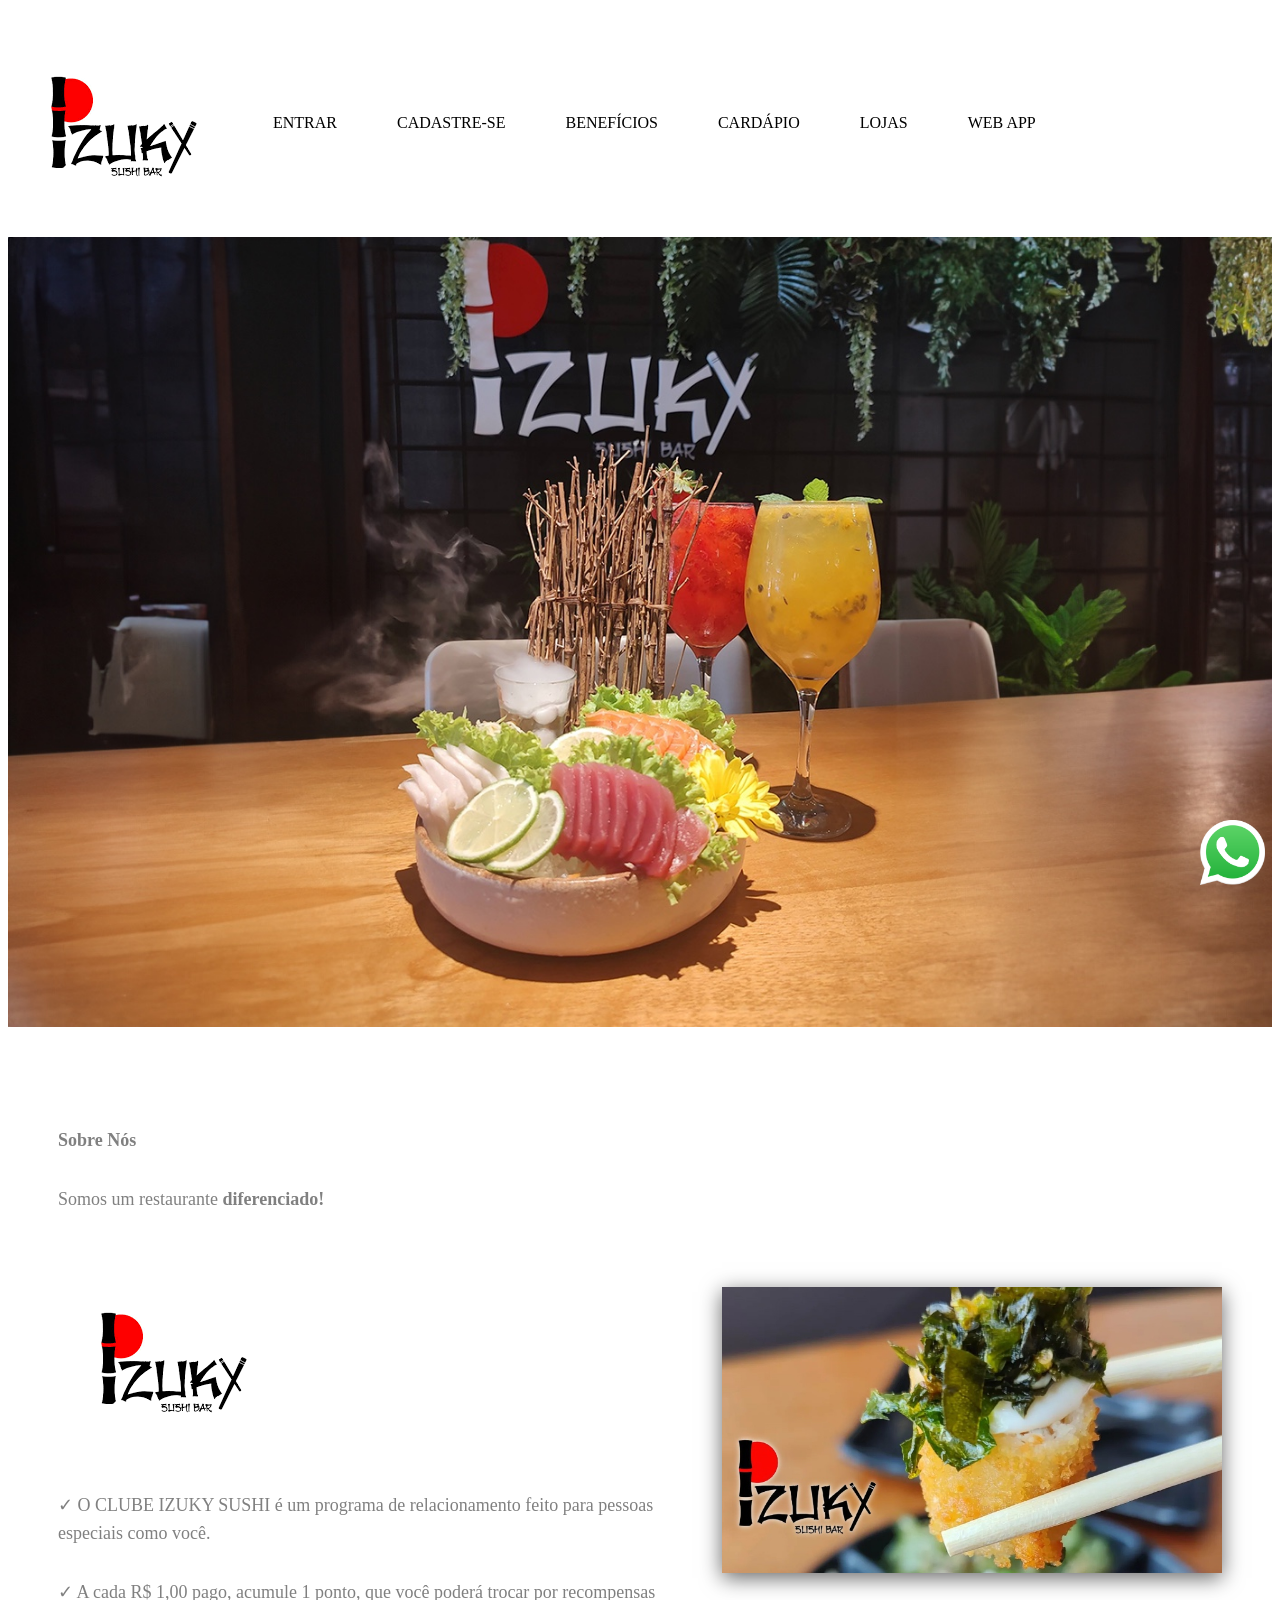
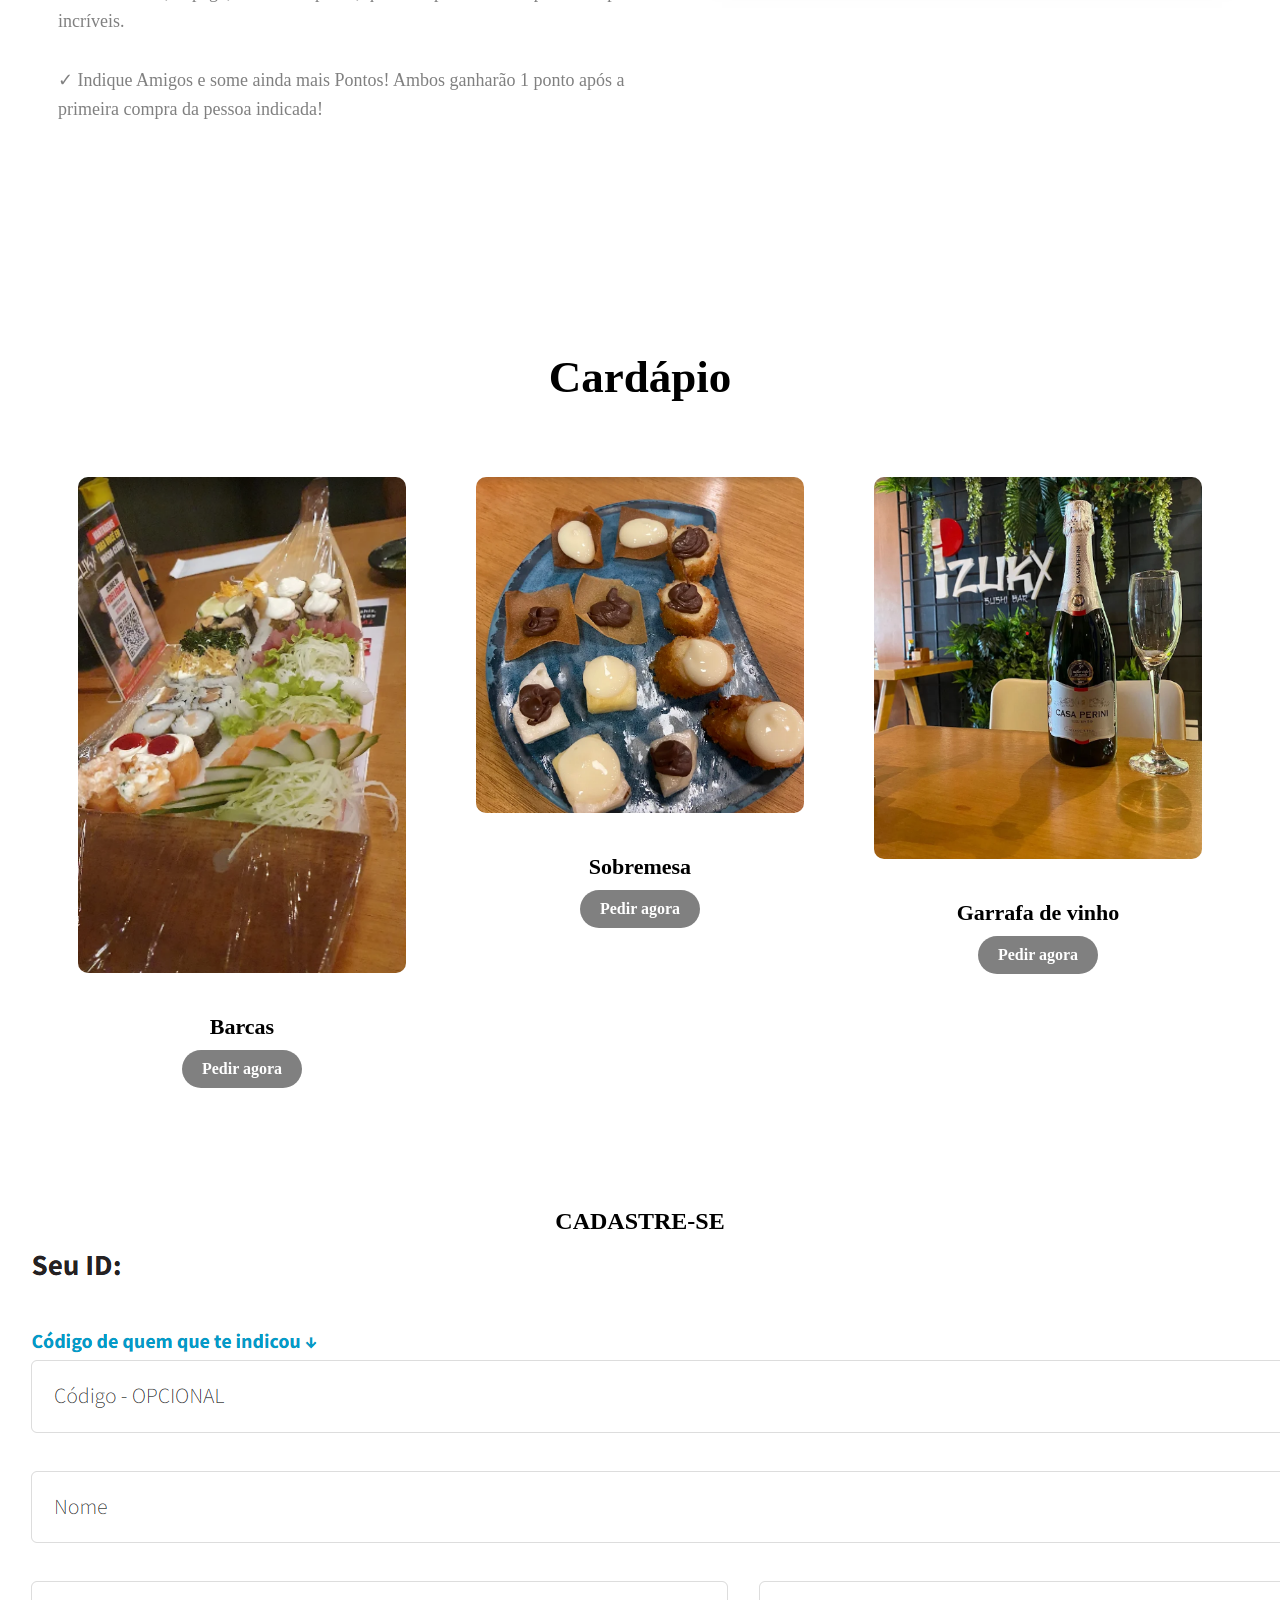
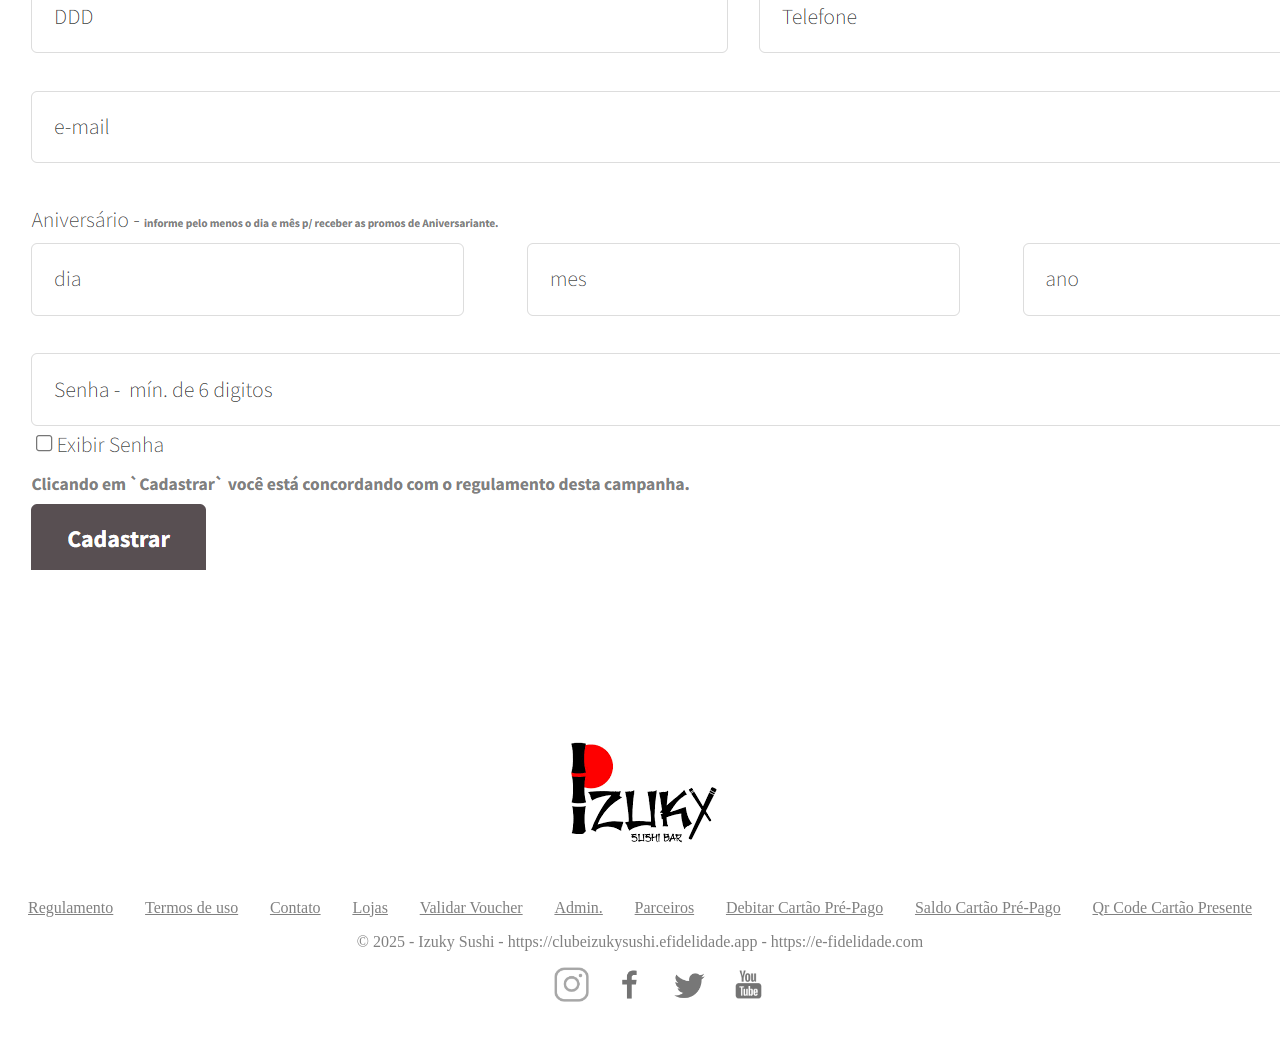
<file: index.html>
<!DOCTYPE html>
<html lang="en">

<head>
    <meta charset="UTF-8">
    <meta name="viewport" content="width=device-width, initial-scale=1.0">
    <title>Restaurante Sushi</title>
    <link rel="stylesheet" href="style.css">
    <link rel="shortcut icon" href="imagens/" type="image/x-icon">

</head>

<body>
    <header>
        <div id="logo">
            <img src="./imagens/logo.png" alt="logo">

        </div>
        <nav class="menu">
            <ul>
                <a href="entrar">
                    <li>ENTRAR</li>
                </a>
                <a href="cad">
                    <li>CADASTRE-SE</li>
                </a>
                <a href="beneficios">
                    <li>BENEFÍCIOS</li>
                </a>
                <a href="cardapio">
                    <li>CARDÁPIO</li>
                </a>
                <a href="lojas">
                    <li>LOJAS</li>
                </a>
                <a href="app">
                    <li>WEB APP</li>
                </a>


            </ul>
        </nav>



    </header>

    <div id="fundo">
        <img src="./imagens/fundo01.jpg" alt="fundo">

    </div>

    <section id="sobre">
        <div class="sobre-container">


            <div class="sobre-texto">
                <h2>Sobre Nós</h2>
                <p>Somos um restaurante <strong>diferenciado!</strong>
                </p>
                <div id="logo-sobre"><img src="./imagens/logo.png" alt="logo"></div>
                <p>
                    ✓ O CLUBE IZUKY SUSHI é um programa de relacionamento feito para pessoas especiais como você.</p>

                <p>✓ A cada R$ 1,00 pago, acumule 1 ponto, que você poderá trocar por recompensas incríveis.</p>

                <p>✓ Indique Amigos e some ainda mais Pontos! Ambos ganharão 1 ponto após a primeira compra da pessoa
                    indicada!</p>
            </div>
            <div class="sobre-img">
                <img src="imagens/sobre2.jpg" alt="sobre">
            </div>
        </div>
    </section>

    <section id="cardapio">
        <h2>Cardápio</h2>
        <p>Explore nossas opções: Barcas generosas, bebidas saborosas e sobremesas irresistíveis!</p>

        <div class="grid-cardapio">
            <div class="card-item">
                <img src="./imagens/barcas.png" alt="barcas">
                <h3>Barcas</h3>

                <a href="" class="btn-cardapio">Pedir agora </a>
            </div>

            <div class="card-item">
                <img src="./imagens/sobremesa.png" alt="sobremesa">
                <h3>Sobremesa</h3>
                <a href="" class="btn-cardapio"> Pedir agora</a>
            </div>

            <div class="card-item">
                <img src="./imagens/vinho.png" alt="vinho">
                <h3>Garrafa de vinho</h3>
                <a href="" class="btn-cardapio">Pedir agora </a>
            </div>

        </div>

    </section>

    <aside class="main-text">
        <h2 id="forms">CADASTRE-SE</h2>
        <img src="./imagens/cadastro.png" alt="cad">
    </aside>

    <footer id="rodape">
        <div class="footer-container">

            <div class="footer-logo"><img src="./imagens/logo.png" alt="logo"></div>
        </div>

        <div class="regulamento">
            <a href="">Regulamento</a>
            <a href="">Termos de uso</a>
            <a href="">Contato</a>
            <a href="">Lojas</a>
            <a href="">Validar Voucher</a>
            <a href="">Admin.</a>
            <a href="">Parceiros</a>
            <a href="">Debitar Cartão Pré-Pago</a>
            <a href="">Saldo Cartão Pré-Pago</a>
            <a href="">Qr Code Cartão Presente</a>
        </div>

            <div class="footer-bottom">
                <p>&copy; 2025 - Izuky Sushi - https://clubeizukysushi.efidelidade.app - https://e-fidelidade.com</p>
            </div>

            <div class="footer-col">

                <nav class="redes">
                    <ul>
                        <li>
                            <a href="#"><img src="./imagens/insta.png" alt="insta"> </a>
                        </li>
                        <li>
                            <a href="#"><img src="./imagens/facebook-.png" alt="face"> </a>
                        </li>
                        <li>
                            <a href="#"><img src="./imagens/twitter.png" alt="twitter"> </a>
                        </li>

                        <li>
                            <a href="#"><img src="./imagens/youtube.png" alt="youtube"> </a>
                        </li>
                    </ul>
                </nav>
            </div>


    </footer>

       <a href="WhatsApp" id="whatsapp_fixo">
        <img src="./imagens/whatsapp-logo.png" alt="whatsapp">
    </a>

</body>

</html>
</file>
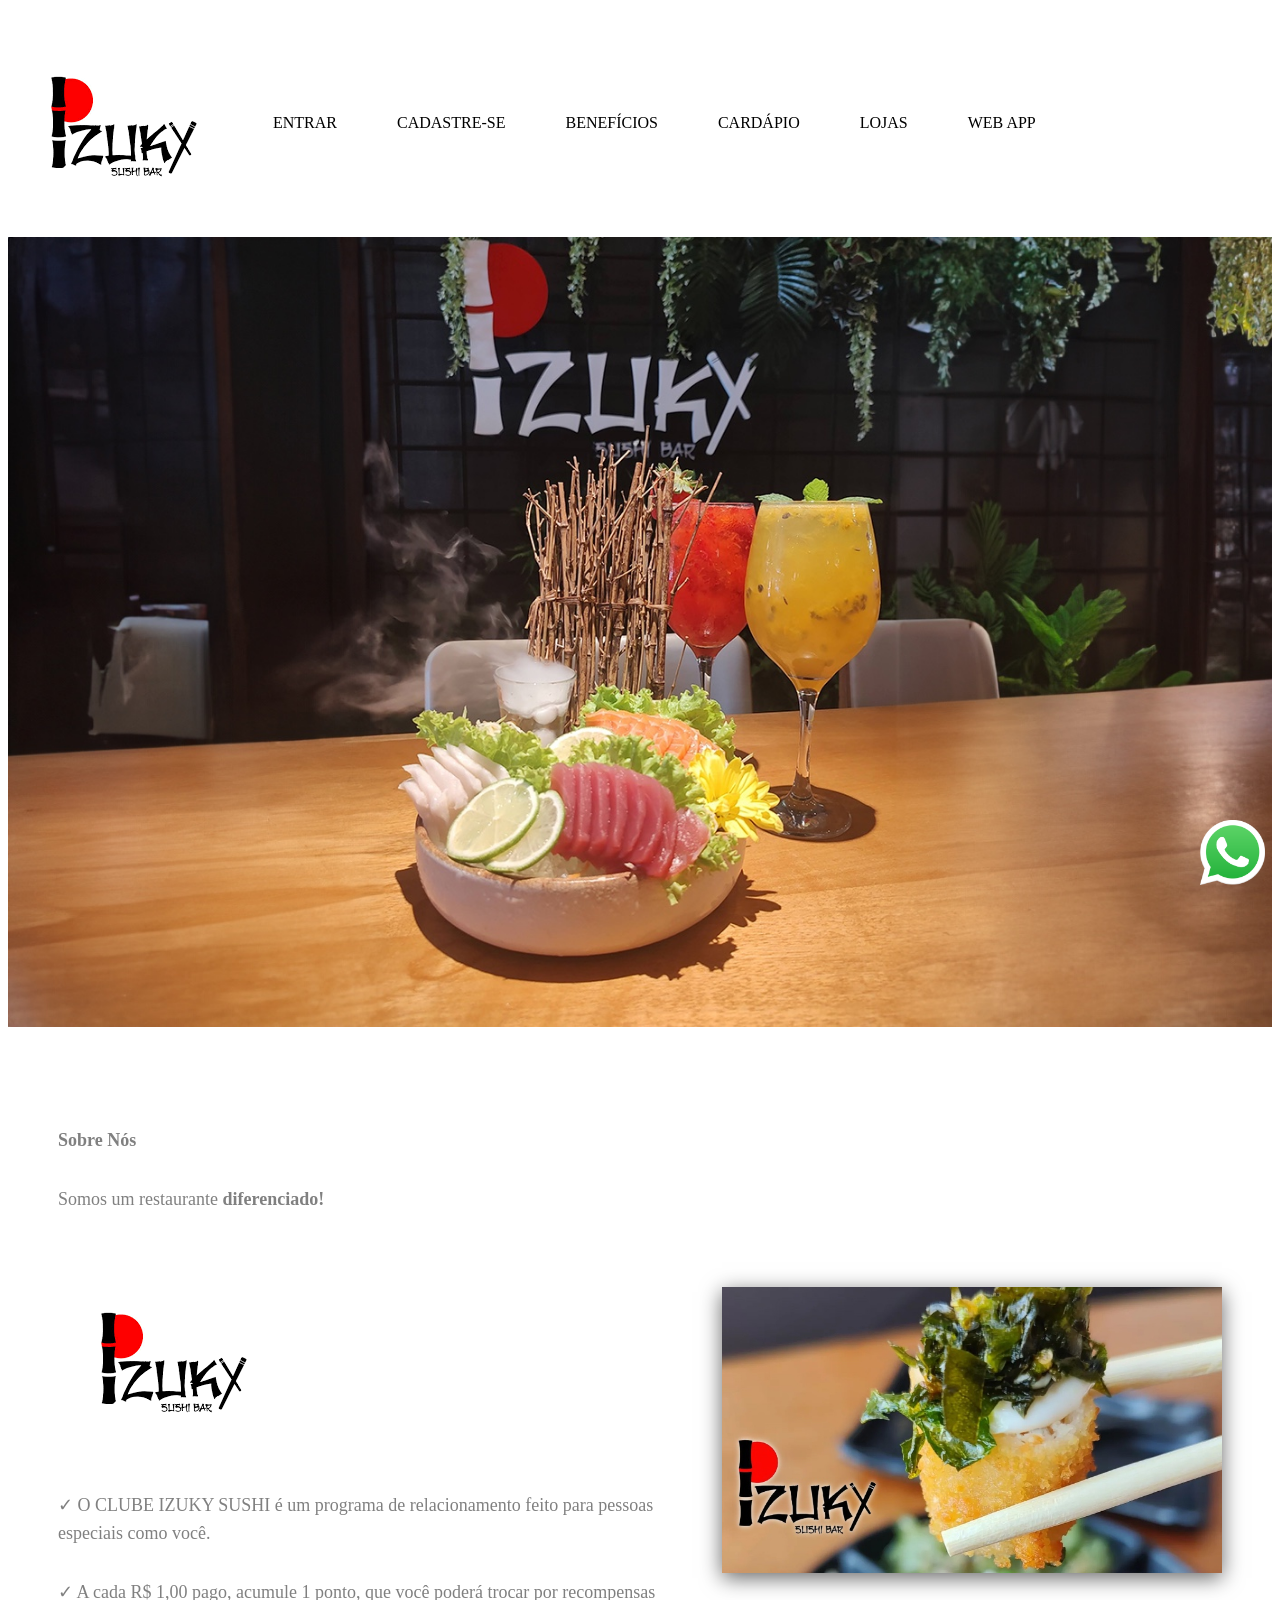
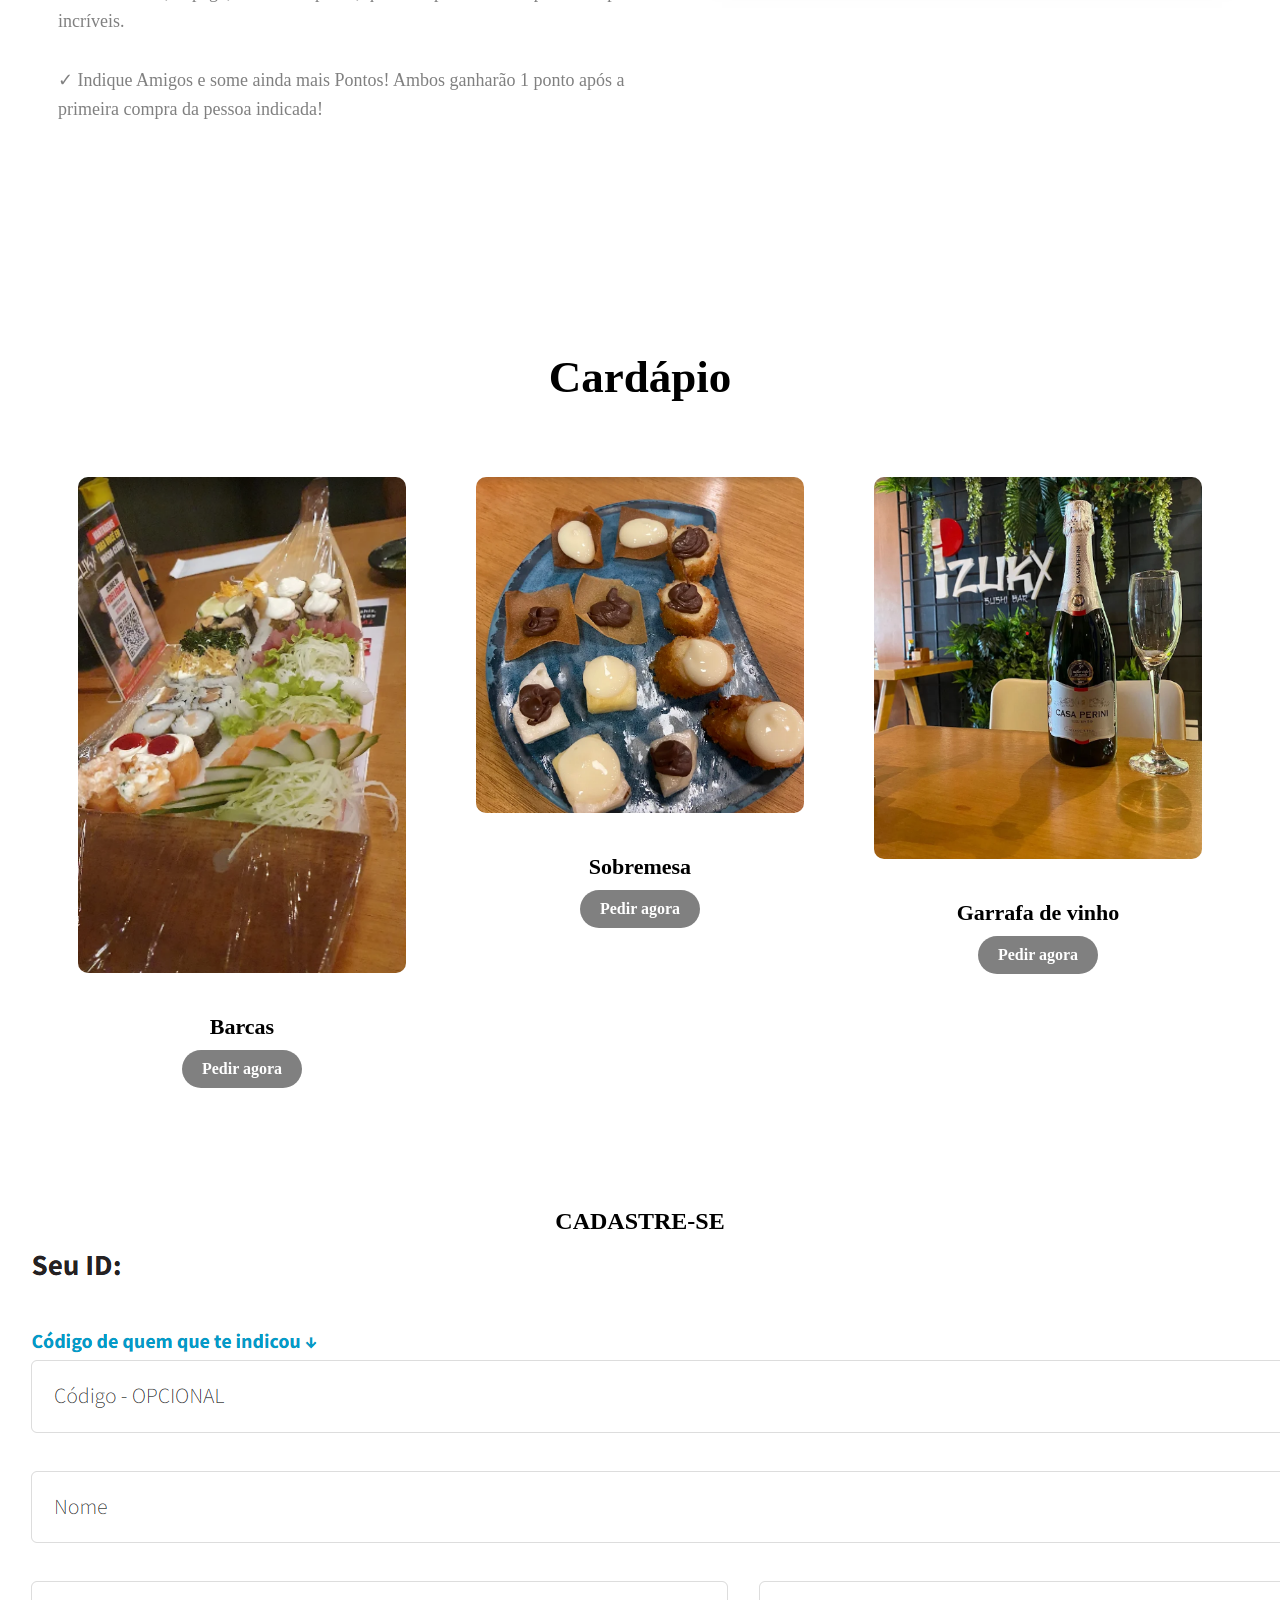
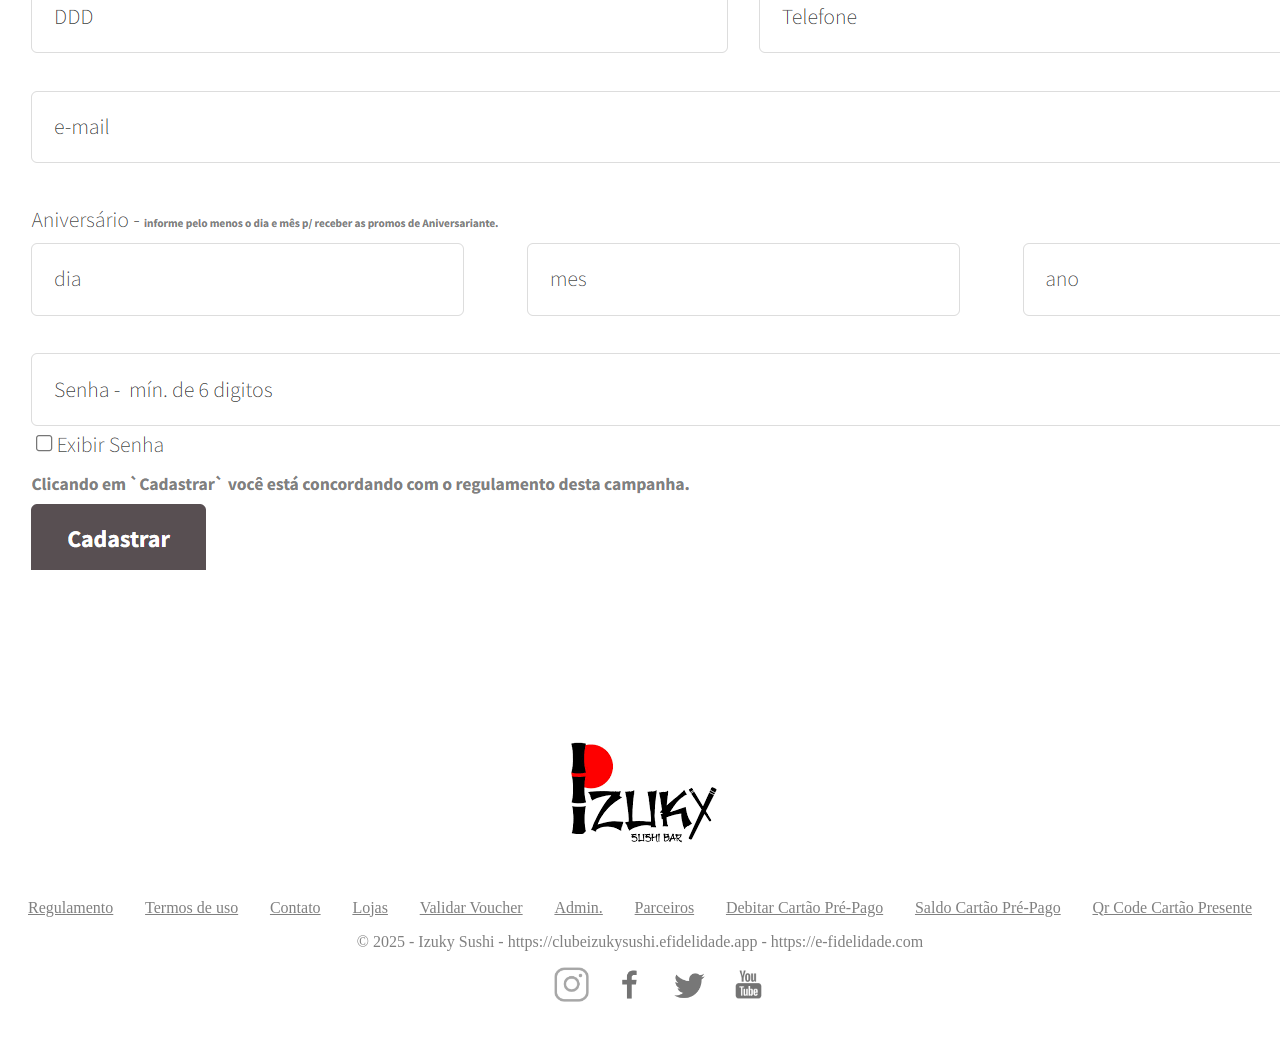
<file: clone.html>
<!DOCTYPE html>
<html lang="en">

<head>
    <meta charset="UTF-8">
    <meta name="viewport" content="width=device-width, initial-scale=1.0">
    <title>Restaurante Sushi</title>
    <link rel="stylesheet" href="clone.css">
    <link rel="shortcut icon" href="imagens/" type="image/x-icon">

</head>

<body>
    <header>
        <div id="logo">
            <img src="./imagens/logo.png" alt="logo">

        </div>
        <nav class="menu">
            <ul>
                <a href="entrar">
                    <li>ENTRAR</li>
                </a>
                <a href="cad">
                    <li>CADASTRE-SE</li>
                </a>
                <a href="beneficios">
                    <li>BENEFÍCIOS</li>
                </a>
                <a href="cardapio">
                    <li>CARDÁPIO</li>
                </a>
                <a href="lojas">
                    <li>LOJAS</li>
                </a>
                <a href="app">
                    <li>WEB APP</li>
                </a>


            </ul>
        </nav>



    </header>

    <div id="fundo">
        <img src="./imagens/fundo01.jpg" alt="fundo">

    </div>

    <section id="sobre">
        <div class="sobre-container">


            <div class="sobre-texto">
                <h2>Sobre Nós</h2>
                <p>Somos um restaurante <strong>diferenciado!</strong>
                </p>
                <div id="logo-sobre"><img src="./imagens/logo.png" alt="logo"></div>
                <p>
                    ✓ O CLUBE IZUKY SUSHI é um programa de relacionamento feito para pessoas especiais como você.</p>

                <p>✓ A cada R$ 1,00 pago, acumule 1 ponto, que você poderá trocar por recompensas incríveis.</p>

                <p>✓ Indique Amigos e some ainda mais Pontos! Ambos ganharão 1 ponto após a primeira compra da pessoa
                    indicada!</p>
            </div>
            <div class="sobre-img">
                <img src="imagens/sobre2.jpg" alt="sobre">
            </div>
        </div>
    </section>

    <section id="cardapio">
        <h2>Cardápio</h2>
        <p>Explore nossas opções: Barcas generosas, bebidas saborosas e sobremesas irresistíveis!</p>

        <div class="grid-cardapio">
            <div class="card-item">
                <img src="./imagens/barcas.png" alt="barcas">
                <h3>Barcas</h3>

                <a href="" class="btn-cardapio">Pedir agora </a>
            </div>

            <div class="card-item">
                <img src="./imagens/sobremesa.png" alt="sobremesa">
                <h3>Sobremesa</h3>
                <a href="" class="btn-cardapio"> Pedir agora</a>
            </div>

            <div class="card-item">
                <img src="./imagens/vinho.png" alt="vinho">
                <h3>Garrafa de vinho</h3>
                <a href="" class="btn-cardapio">Pedir agora </a>
            </div>

        </div>

    </section>

    <aside class="main-text">
        <h2 id="forms">CADASTRE-SE</h2>
        <img src="./imagens/cadastro.png" alt="cad">
    </aside>

    <footer id="rodape">
        <div class="footer-container">

            <div class="footer-logo"><img src="./imagens/logo.png" alt="logo"></div>
        </div>

        <div class="regulamento">
            <a href="">Regulamento</a>
            <a href="">Termos de uso</a>
            <a href="">Contato</a>
            <a href="">Lojas</a>
            <a href="">Validar Voucher</a>
            <a href="">Admin.</a>
            <a href="">Parceiros</a>
            <a href="">Debitar Cartão Pré-Pago</a>
            <a href="">Saldo Cartão Pré-Pago</a>
            <a href="">Qr Code Cartão Presente</a>
        </div>

            <div class="footer-bottom">
                <p>&copy; 2025 - Izuky Sushi - https://clubeizukysushi.efidelidade.app - https://e-fidelidade.com</p>
            </div>

            <div class="footer-col">

                <nav class="redes">
                    <ul>
                        <li>
                            <a href="#"><img src="./imagens/insta.png" alt="insta"> </a>
                        </li>
                        <li>
                            <a href="#"><img src="./imagens/facebook-.png" alt="face"> </a>
                        </li>
                        <li>
                            <a href="#"><img src="./imagens/twitter.png" alt="twitter"> </a>
                        </li>

                        <li>
                            <a href="#"><img src="./imagens/youtube.png" alt="youtube"> </a>
                        </li>
                    </ul>
                </nav>
            </div>


    </footer>

       <a href="WhatsApp" id="whatsapp_fixo">
        <img src="./imagens/whatsapp-logo.png" alt="whatsapp">
    </a>

</body>

</html>
</file>
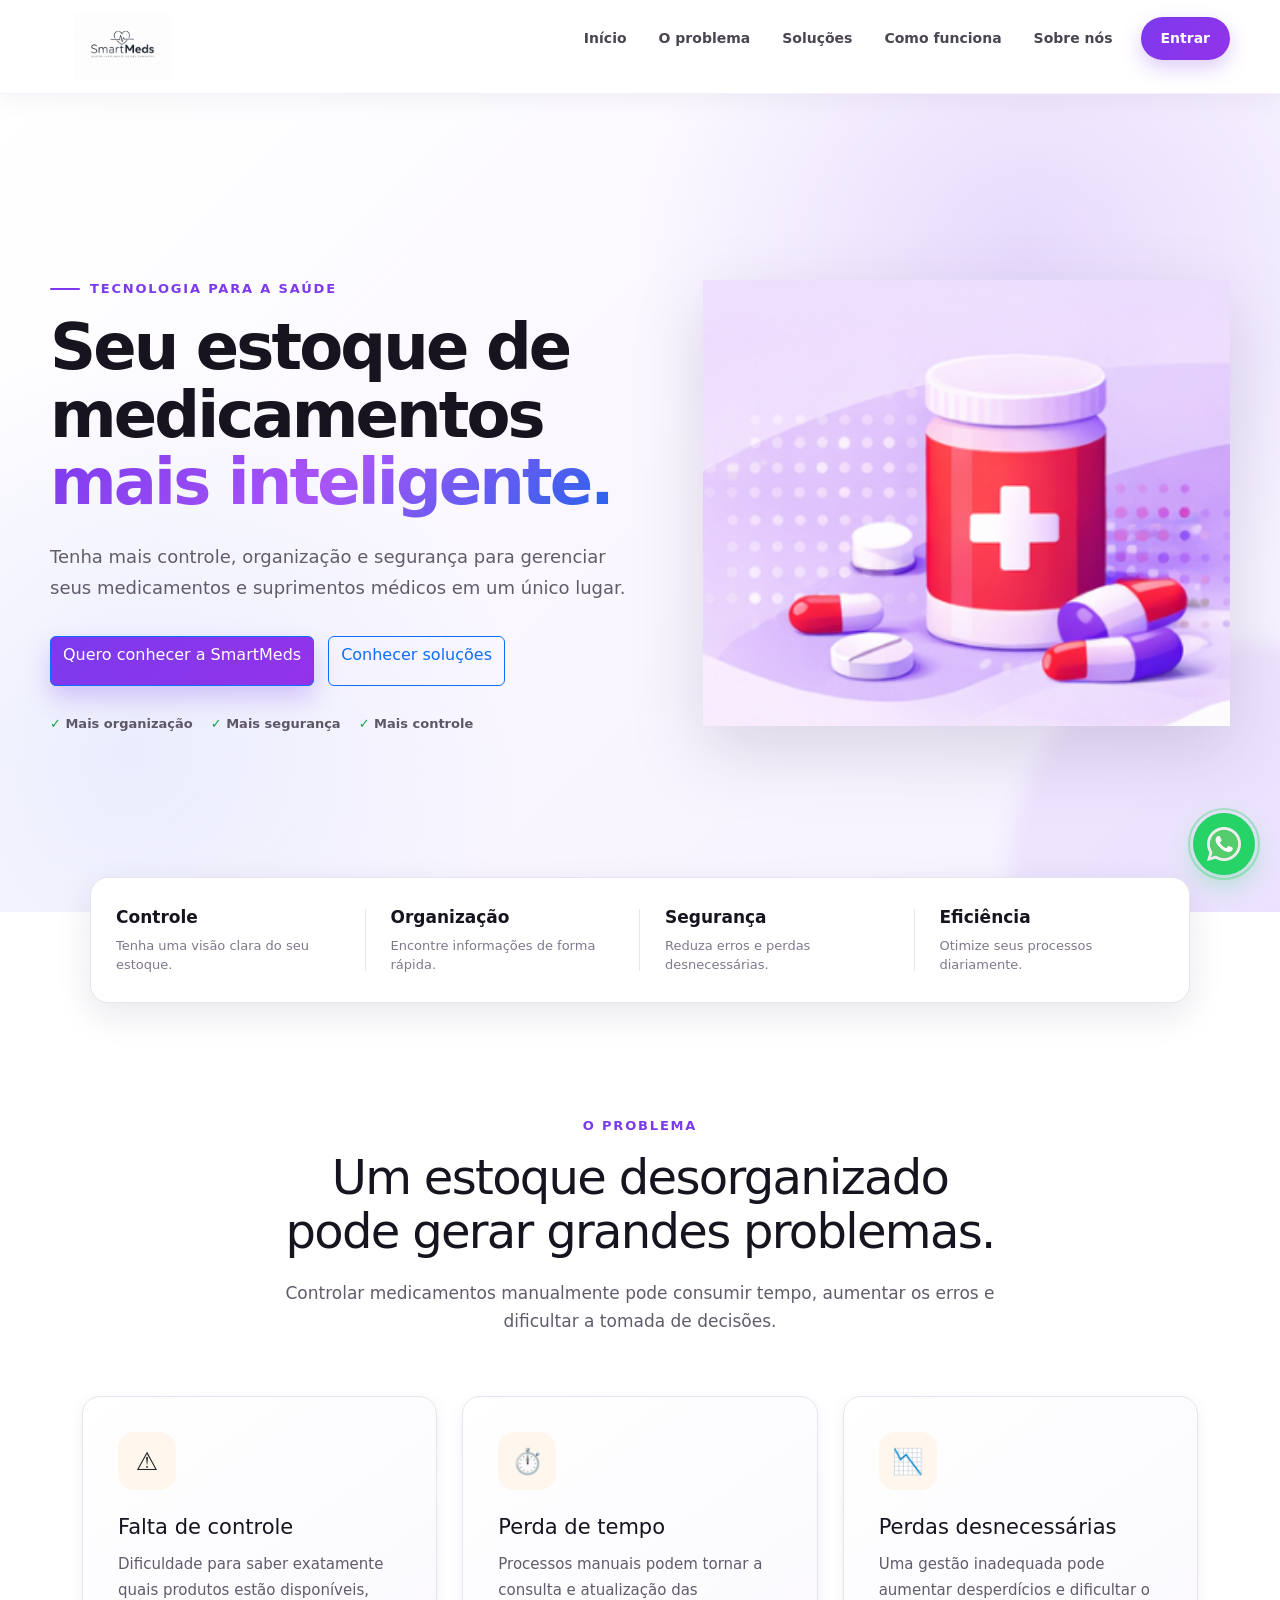
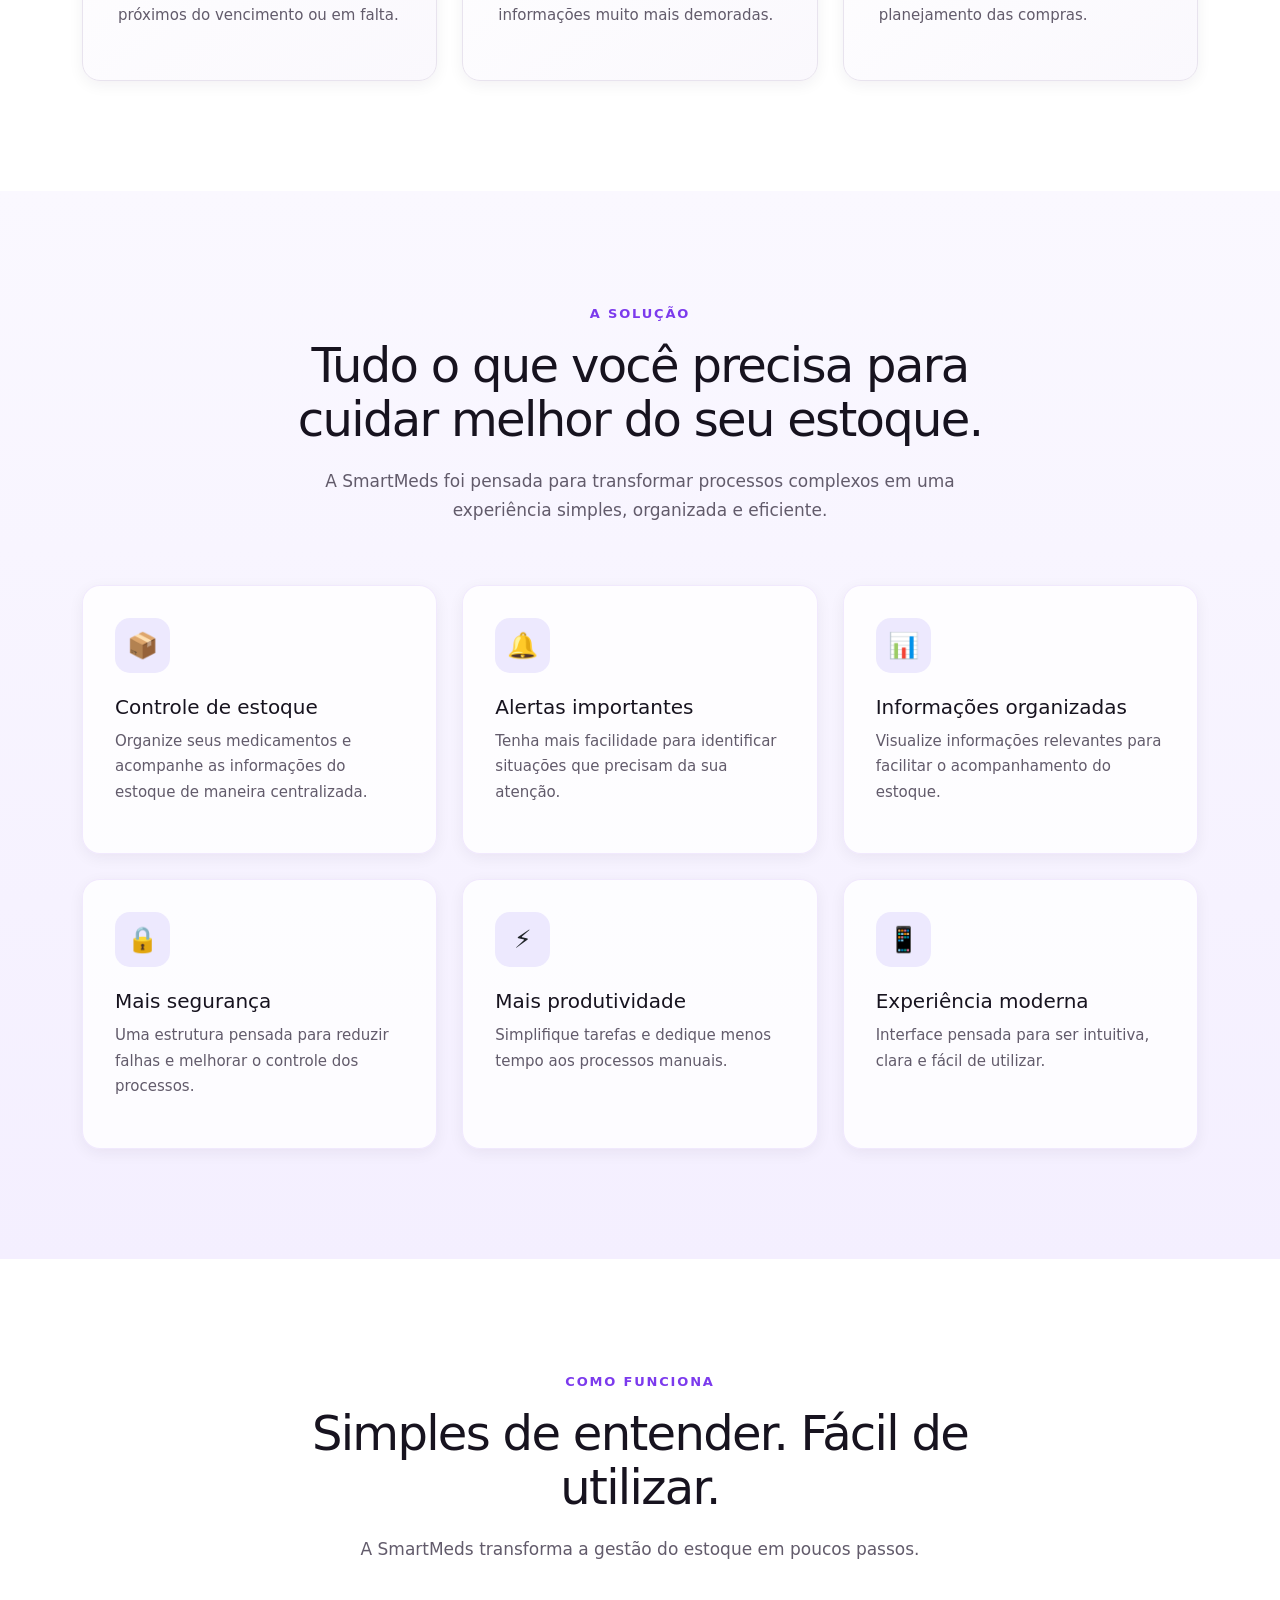
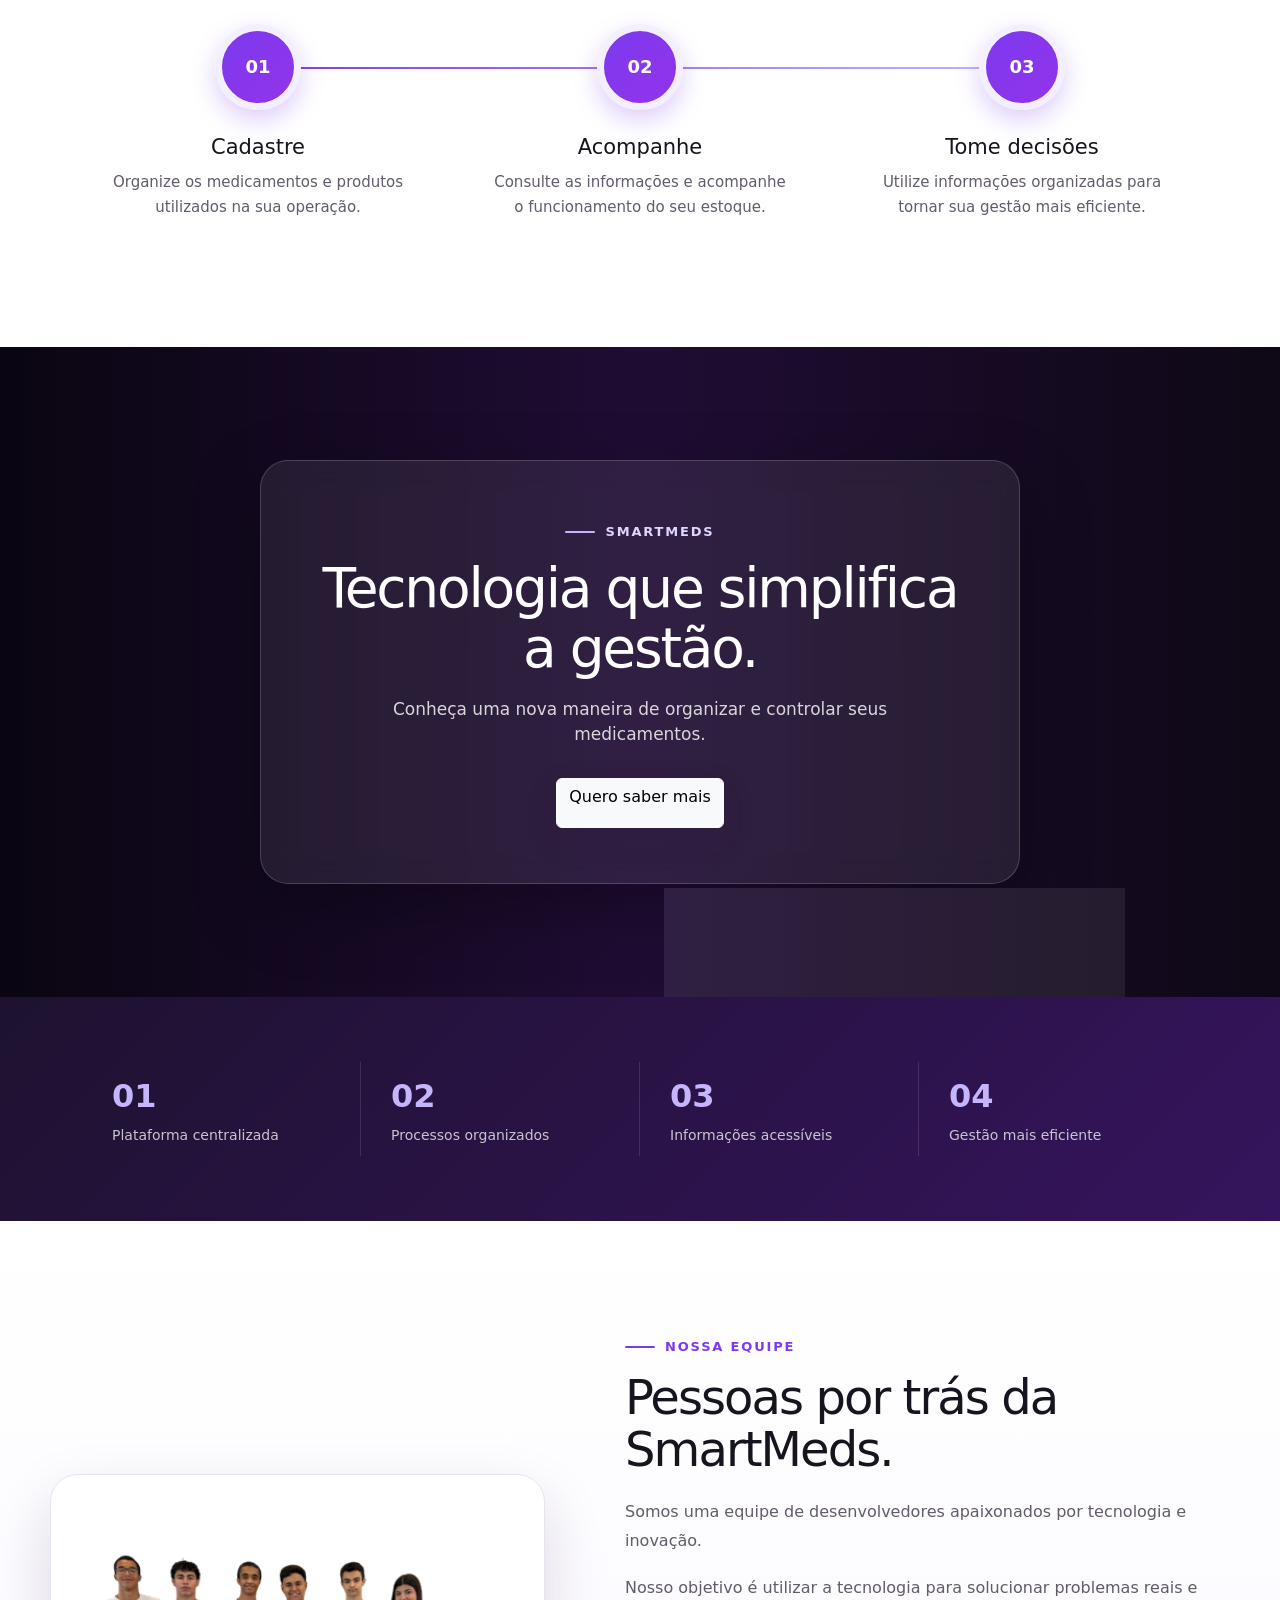
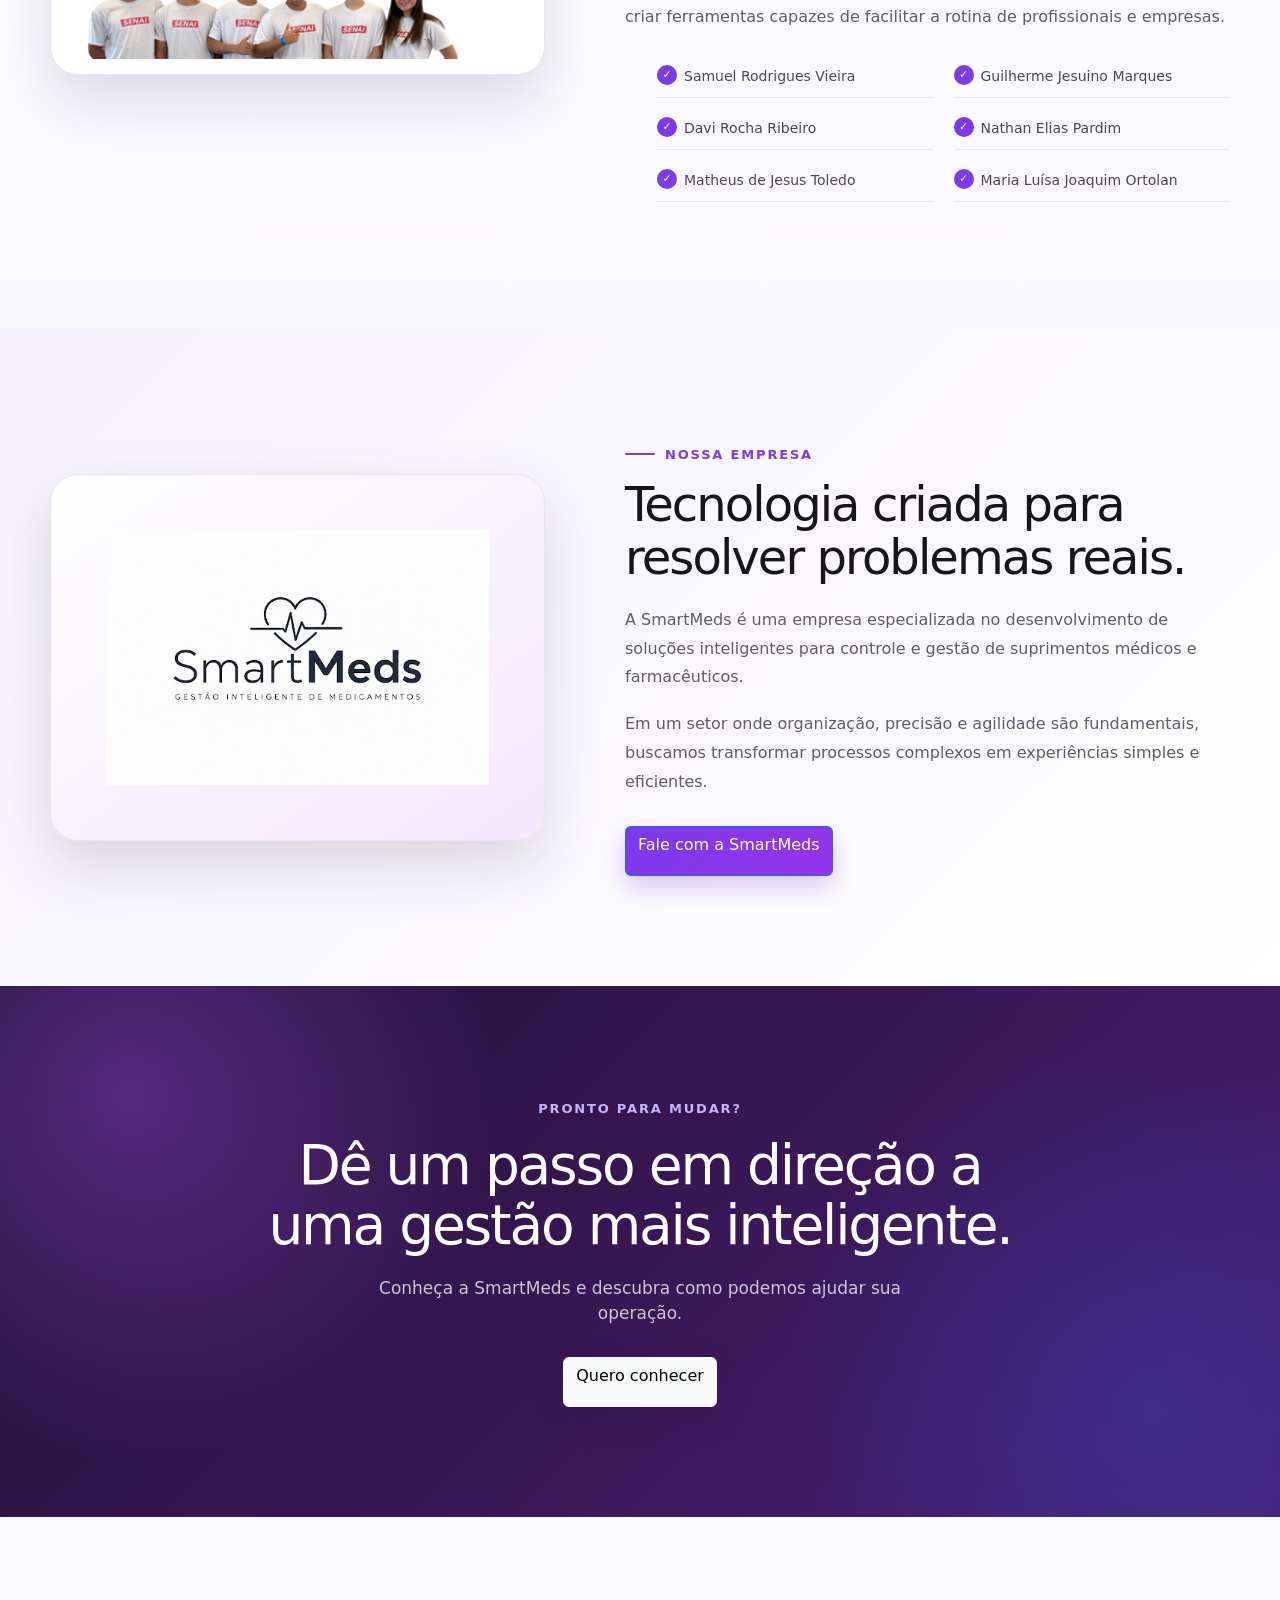
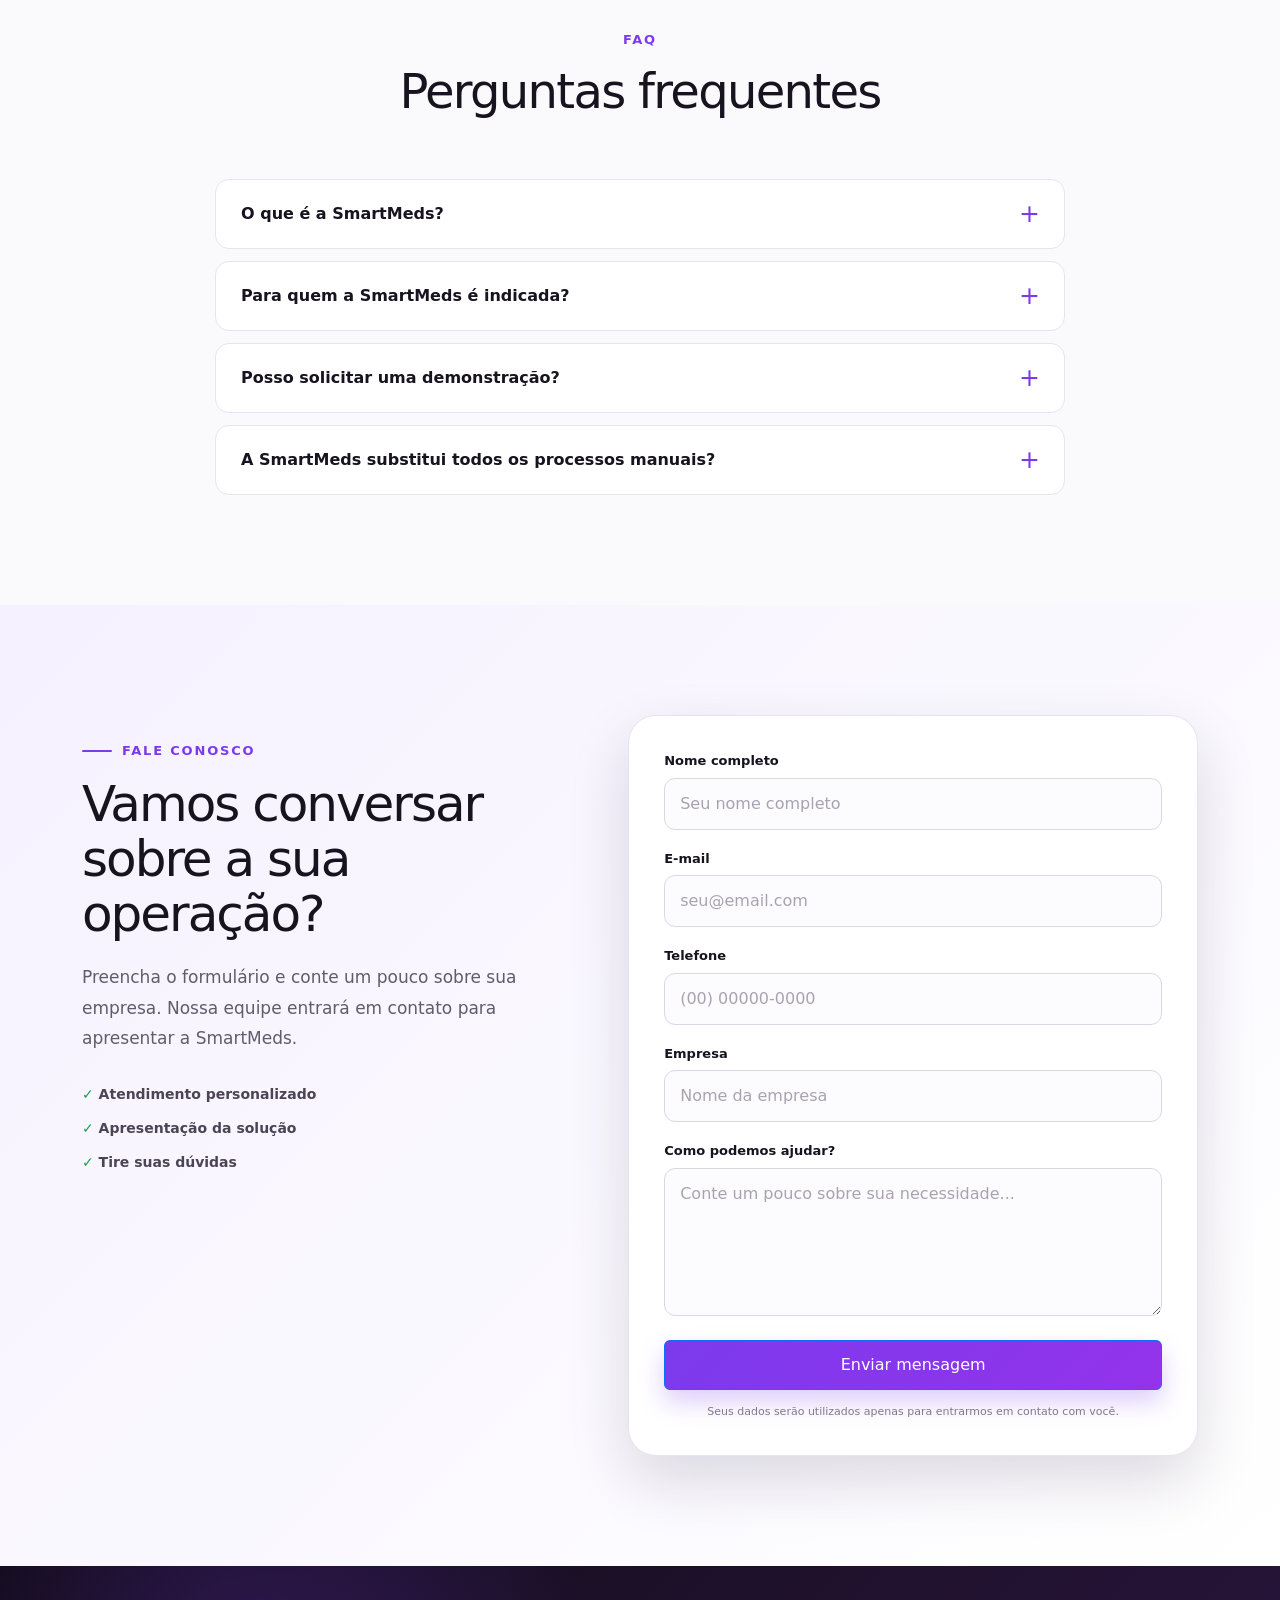
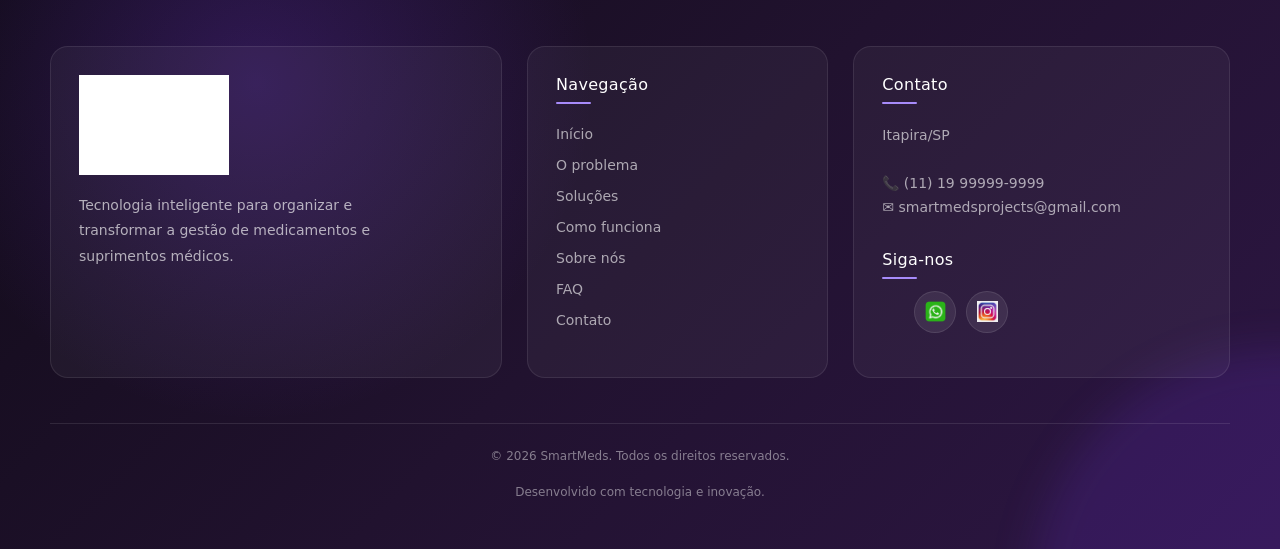
<file: Projeto/landingPage.html>
<!DOCTYPE html>
<html lang="pt-BR">
<head>
    <meta charset="UTF-8">
    <meta name="viewport" content="width=device-width, initial-scale=1.0">
    <meta name="description"
        content="SmartMeds — sistema inteligente para controle, organização e gestão de estoque de medicamentos e suprimentos médicos.">
    <meta name="keywords"
        content="SmartMeds, controle de estoque, medicamentos, gestão de estoque, farmácia, suprimentos médicos">
    <meta name="author" content="SmartMeds">
    <meta name="theme-color" content="#7c3aed">
    <!-- OPEN GRAPH -->
    <meta property="og:title" content="SmartMeds | Gestão inteligente de medicamentos">
    <meta property="og:description"
        content="Tenha mais controle, segurança e organização no gerenciamento do seu estoque.">
    <meta property="og:type" content="website">
    <meta property="og:image" content="./logo/unnamed.png">
    <title>
        SmartMeds | Gestão Inteligente de Medicamentos
    </title>
    <!-- FAVICON -->
    <link rel="icon" type="image/png" href="./logo/unnamed.png">
    <!-- CSS -->
    <link rel="stylesheet" href="style.css">
    <!-- BOOTSTRAP -->
    <link href="https://cdn.jsdelivr.net/npm/bootstrap@5.3.8/dist/css/bootstrap.min.css" rel="stylesheet"
        integrity="sha384-sRIl4kxILFvY47J16cr9ZwB07vP4J8+LH7qKQnuqkuIAvNWLzeN8tE5YBujZqJLB" crossorigin="anonymous">
</head>
<body>

    <!-- =====================================================
     HEADER
     ===================================================== -->
    <header>
        <div id="logo">
            <a href="#inicio">
                <img src="./logo/unnamed.png" alt="SmartMeds - Página inicial">
            </a>
        </div>
        <nav class="menu" aria-label="Navegação principal">
            <ul>
                <li>
                    <a href="#inicio">
                        Início
                    </a>
                </li>
                <li>
                    <a href="#problema">
                        O problema
                    </a>
                </li>
                <li>
                    <a href="#solucoes">
                        Soluções
                    </a>
                </li>
                <li>
                    <a href="#como-funciona">
                        Como funciona
                    </a>
                </li>
                <li>
                    <a href="#empresa">
                        Sobre nós
                    </a>
                </li>
                <li>
                    <a href="http://127.0.0.1:5000/login" id="pedido">
                        Entrar
                    </a>
                </li>
            </ul>
        </nav>
    </header>
    <main id="conteudo">

        <!-- =====================================================
         HERO
         ===================================================== -->
        <section id="inicio" class="main-section">
            <article class="main-text">
                <p class="hero-eyebrow">
                    TECNOLOGIA PARA A SAÚDE
                </p>
                <h1>
                    Seu estoque de medicamentos
                    <strong>mais inteligente.</strong>
                </h1>
                <p class="hero-subtitle">
                    Tenha mais controle, organização e segurança
                    para gerenciar seus medicamentos e suprimentos
                    médicos em um único lugar.
                </p>
                <div class="hero-actions">
                    <a href="#contato" class="btn btn-primary">
                        Quero conhecer a SmartMeds
                    </a>
                    <a href="#solucoes" class="btn btn-outline-primary">
                        Conhecer soluções
                    </a>
                </div>
                <div class="hero-trust">
                    <span>
                        ✓ Mais organização
                    </span>
                    <span>
                        ✓ Mais segurança
                    </span>
                    <span>
                        ✓ Mais controle
                    </span>
                </div>
            </article>
            <!-- IMAGEM PRINCIPAL -->
            <figure class="main-img">
                <img src="./logo/REMEDIO.png" alt="Ilustração do sistema SmartMeds para gestão de medicamentos"
                    fetchpriority="high">
            </figure>
        </section>

        <!-- =====================================================
         BENEFÍCIOS RÁPIDOS
         ===================================================== -->
        <section class="benefits-bar" aria-label="Principais benefícios">
            <article>
                <strong>
                    Controle
                </strong>
                <span>
                    Tenha uma visão clara do seu estoque.
                </span>
            </article>
            <article>
                <strong>
                    Organização
                </strong>
                <span>
                    Encontre informações de forma rápida.
                </span>
            </article>
            <article>
                <strong>
                    Segurança
                </strong>
                <span>
                    Reduza erros e perdas desnecessárias.
                </span>
            </article>
            <article>
                <strong>
                    Eficiência
                </strong>
                <span>
                    Otimize seus processos diariamente.
                </span>
            </article>
        </section>

        <!-- =====================================================
         PROBLEMA
         ===================================================== -->
        <section id="problema" class="section problem-section">
            <div class="container">
                <header class="section-heading">
                    <p class="section-eyebrow">
                        O problema
                    </p>
                    <h2>
                        Um estoque desorganizado
                        pode gerar grandes problemas.
                    </h2>
                    <p>
                        Controlar medicamentos manualmente pode
                        consumir tempo, aumentar os erros e dificultar
                        a tomada de decisões.
                    </p>
                </header>
                <div class="problem-grid">
                    <article class="problem-card">
                        <div class="problem-icon">
                            ⚠
                        </div>
                        <h3>
                            Falta de controle
                        </h3>
                        <p>
                            Dificuldade para saber exatamente
                            quais produtos estão disponíveis,
                            próximos do vencimento ou em falta.
                        </p>
                    </article>
                    <article class="problem-card">
                        <div class="problem-icon">
                            ⏱
                        </div>
                        <h3>
                            Perda de tempo
                        </h3>
                        <p>
                            Processos manuais podem tornar a
                            consulta e atualização das informações
                            muito mais demoradas.
                        </p>
                    </article>
                    <article class="problem-card">
                        <div class="problem-icon">
                            📉
                        </div>
                        <h3>
                            Perdas desnecessárias
                        </h3>
                        <p>
                            Uma gestão inadequada pode aumentar
                            desperdícios e dificultar o planejamento
                            das compras.
                        </p>
                    </article>
                </div>
            </div>
        </section>

        <!-- =====================================================
         SOLUÇÃO
         ===================================================== -->
        <section id="solucoes" class="section solutions-section">
            <div class="container">
                <header class="section-heading">
                    <p class="section-eyebrow">
                        A solução
                    </p>
                    <h2>
                        Tudo o que você precisa
                        para cuidar melhor do seu estoque.
                    </h2>
                    <p>
                        A SmartMeds foi pensada para transformar
                        processos complexos em uma experiência
                        simples, organizada e eficiente.
                    </p>
                </header>
                <div class="features-grid">
                    <article class="feature-card">
                        <div class="feature-icon">
                            📦
                        </div>
                        <h3>
                            Controle de estoque
                        </h3>
                        <p>
                            Organize seus medicamentos e acompanhe
                            as informações do estoque de maneira
                            centralizada.
                        </p>
                    </article>
                    <article class="feature-card">
                        <div class="feature-icon">
                            🔔
                        </div>
                        <h3>
                            Alertas importantes
                        </h3>
                        <p>
                            Tenha mais facilidade para identificar
                            situações que precisam da sua atenção.
                        </p>
                    </article>
                    <article class="feature-card">
                        <div class="feature-icon">
                            📊
                        </div>
                        <h3>
                            Informações organizadas
                        </h3>
                        <p>
                            Visualize informações relevantes para
                            facilitar o acompanhamento do estoque.
                        </p>
                    </article>
                    <article class="feature-card">
                        <div class="feature-icon">
                            🔒
                        </div>
                        <h3>
                            Mais segurança
                        </h3>
                        <p>
                            Uma estrutura pensada para reduzir
                            falhas e melhorar o controle dos processos.
                        </p>
                    </article>
                    <article class="feature-card">
                        <div class="feature-icon">
                            ⚡
                        </div>
                        <h3>
                            Mais produtividade
                        </h3>
                        <p>
                            Simplifique tarefas e dedique menos tempo
                            aos processos manuais.
                        </p>
                    </article>
                    <article class="feature-card">
                        <div class="feature-icon">
                            📱
                        </div>
                        <h3>
                            Experiência moderna
                        </h3>
                        <p>
                            Interface pensada para ser intuitiva,
                            clara e fácil de utilizar.
                        </p>
                    </article>
                </div>
            </div>
        </section>

        <!-- =====================================================
         COMO FUNCIONA
         ===================================================== -->
        <section id="como-funciona" class="section how-section">
            <div class="container">
                <header class="section-heading">
                    <p class="section-eyebrow">
                        Como funciona
                    </p>
                    <h2>
                        Simples de entender.
                        Fácil de utilizar.
                    </h2>
                    <p>
                        A SmartMeds transforma a gestão do estoque
                        em poucos passos.
                    </p>
                </header>
                <div class="steps">
                    <article class="step">
                        <span class="step-number">
                            01
                        </span>
                        <h3>
                            Cadastre
                        </h3>
                        <p>
                            Organize os medicamentos e produtos
                            utilizados na sua operação.
                        </p>
                    </article>
                    <article class="step">
                        <span class="step-number">
                            02
                        </span>
                        <h3>
                            Acompanhe
                        </h3>
                        <p>
                            Consulte as informações e acompanhe
                            o funcionamento do seu estoque.
                        </p>
                    </article>
                    <article class="step">
                        <span class="step-number">
                            03
                        </span>
                        <h3>
                            Tome decisões
                        </h3>
                        <p>
                            Utilize informações organizadas para
                            tornar sua gestão mais eficiente.
                        </p>
                    </article>
                </div>
            </div>
        </section>

        <!-- =====================================================
         VÍDEO
         ===================================================== -->
        <section id="parallax-video" aria-labelledby="titulo-video">
            <video autoplay muted loop playsinline preload="metadata" id="bg-video" aria-hidden="true">
                <source src="./logo/Pharm Vid-20260310 (1).mp4" type="video/mp4">
                Seu navegador não suporta vídeos.
            </video>
            <div class="parallax-overlay"></div>
            <article class="parallax-text">
                <p class="section-eyebrow">
                    SMARTMEDS
                </p>
                <h2 id="titulo-video">
                    Tecnologia que
                    simplifica a gestão.
                </h2>
                <p>
                    Conheça uma nova maneira de organizar
                    e controlar seus medicamentos.
                </p>
                <a href="#contato" class="btn btn-light">
                    Quero saber mais
                </a>
            </article>
        </section>

        <!-- =====================================================
         INDICADORES
         ===================================================== -->
        <section class="stats-section" aria-label="Benefícios da SmartMeds">
            <div class="container stats-grid">
                <article>
                    <strong>
                        01
                    </strong>
                    <span>
                        Plataforma centralizada
                    </span>
                </article>
                <article>
                    <strong>
                        02
                    </strong>
                    <span>
                        Processos organizados
                    </span>
                </article>
                <article>
                    <strong>
                        03
                    </strong>
                    <span>
                        Informações acessíveis
                    </span>
                </article>
                <article>
                    <strong>
                        04
                    </strong>
                    <span>
                        Gestão mais eficiente
                    </span>
                </article>
            </div>
        </section>

        <!-- =====================================================
         INTEGRANTES
         ===================================================== -->
        <section id="sobre" class="section about-section">
            <div class="sobre-container">
                <figure class="sobre-img">
                    <img src="./logo/Documento A4 Floral Bege e Branco.png" alt="Integrantes da equipe SmartMeds"
                        loading="lazy">
                </figure>
                <article class="sobre-texto">
                    <p class="section-eyebrow">
                        Nossa equipe
                    </p>
                    <h2>
                        Pessoas por trás
                        da SmartMeds.
                    </h2>
                    <p>
                        Somos uma equipe de desenvolvedores
                        apaixonados por tecnologia e inovação.
                    </p>
                    <p>
                        Nosso objetivo é utilizar a tecnologia
                        para solucionar problemas reais e criar
                        ferramentas capazes de facilitar a rotina
                        de profissionais e empresas.
                    </p>
                    <ul class="team-list">
                        <li>
                            Samuel Rodrigues Vieira
                        </li>
                        <li>
                            Guilherme Jesuino Marques
                        </li>
                        <li>
                            Davi Rocha Ribeiro
                        </li>
                        <li>
                            Nathan Elias Pardim
                        </li>
                        <li>
                            Matheus de Jesus Toledo
                        </li>
                        <li>
                            Maria Luísa Joaquim Ortolan
                        </li>
                    </ul>
                </article>
            </div>
        </section>

        <!-- =====================================================
         EMPRESA
         ===================================================== -->
        <section id="empresa" class="section company-section">
            <div class="sobre-container">
                <figure class="sobre-img">
                    <img src="./logo/unnamed.png" alt="Logo da SmartMeds" loading="lazy">
                </figure>
                <article class="sobre-texto">
                    <p class="section-eyebrow">
                        Nossa empresa
                    </p>
                    <h2>
                        Tecnologia criada
                        para resolver problemas reais.
                    </h2>
                    <p>
                        A SmartMeds é uma empresa especializada
                        no desenvolvimento de soluções inteligentes
                        para controle e gestão de suprimentos
                        médicos e farmacêuticos.
                    </p>
                    <p>
                        Em um setor onde organização, precisão
                        e agilidade são fundamentais, buscamos
                        transformar processos complexos em
                        experiências simples e eficientes.
                    </p>
                    <a href="#contato" class="btn btn-primary">
                        Fale com a SmartMeds
                    </a>
                </article>
            </div>
        </section>

        <!-- =====================================================
         CTA
         ===================================================== -->
        <section class="cta-section">
            <div class="container">
                <article>
                    <p class="section-eyebrow">
                        PRONTO PARA MUDAR?
                    </p>
                    <h2>
                        Dê um passo em direção
                        a uma gestão mais inteligente.
                    </h2>
                    <p>
                        Conheça a SmartMeds e descubra como
                        podemos ajudar sua operação.
                    </p>
                    <a href="#contato" class="btn btn-light">
                        Quero conhecer
                    </a>
                </article>
            </div>
        </section>

        <!-- =====================================================
         FAQ
         ===================================================== -->
        <section id="faq" class="section faq-section">
            <div class="container">
                <header class="section-heading">
                    <p class="section-eyebrow">
                        FAQ
                    </p>
                    <h2>
                        Perguntas frequentes
                    </h2>
                </header>
                <div class="faq-list">
                    <details>
                        <summary>
                            O que é a SmartMeds?
                        </summary>
                        <p>
                            A SmartMeds é uma solução tecnológica
                            voltada para organização, controle
                            e gestão de medicamentos e suprimentos
                            médicos.
                        </p>
                    </details>
                    <details>
                        <summary>
                            Para quem a SmartMeds é indicada?
                        </summary>
                        <p>
                            A solução foi pensada para empresas,
                            profissionais e operações que precisam
                            melhorar o controle e a organização
                            de seus estoques.
                        </p>
                    </details>
                    <details>
                        <summary>
                            Posso solicitar uma demonstração?
                        </summary>
                        <p>
                            Sim. Entre em contato conosco através
                            do formulário e nossa equipe poderá
                            apresentar a proposta da SmartMeds.
                        </p>
                    </details>
                    <details>
                        <summary>
                            A SmartMeds substitui todos os processos
                            manuais?
                        </summary>
                        <p>
                            O objetivo é reduzir tarefas manuais
                            desnecessárias e facilitar o controle
                            das informações, tornando os processos
                            mais organizados e eficientes.
                        </p>
                    </details>
                </div>
            </div>
        </section>

        <!-- =====================================================
         CONTATO / FORMULÁRIO
         ===================================================== -->
        <section id="contato" class="contact-section">
            <div class="container contact-container">
                <article class="contact-text">
                    <p class="section-eyebrow">
                        FALE CONOSCO
                    </p>
                    <h2>
                        Vamos conversar
                        sobre a sua operação?
                    </h2>
                    <p>
                        Preencha o formulário e conte um pouco
                        sobre sua empresa. Nossa equipe entrará
                        em contato para apresentar a SmartMeds.
                    </p>
                    <div class="contact-benefits">
                        <span>
                            ✓ Atendimento personalizado
                        </span>
                        <span>
                            ✓ Apresentação da solução
                        </span>
                        <span>
                            ✓ Tire suas dúvidas
                        </span>
                    </div>
                </article>
                <form class="contact-form" action="#" method="post">
                    <div class="form-group">
                        <label for="nome">
                            Nome completo
                        </label>
                        <input type="text" id="nome" name="nome" placeholder="Seu nome completo" autocomplete="name"
                            required>
                    </div>
                    <div class="form-group">
                        <label for="email">
                            E-mail
                        </label>
                        <input type="email" id="email" name="email" placeholder="seu@email.com" autocomplete="email"
                            required>
                    </div>
                    <div class="form-group">
                        <label for="telefone">
                            Telefone
                        </label>
                        <input type="tel" id="telefone" name="telefone" placeholder="(00) 00000-0000"
                            autocomplete="tel">
                    </div>
                    <div class="form-group">
                        <label for="empresa">
                            Empresa
                        </label>
                        <input type="text" id="empresa" name="empresa" placeholder="Nome da empresa"
                            autocomplete="organization">
                    </div>
                    <div class="form-group">
                        <label for="mensagem">
                            Como podemos ajudar?
                        </label>
                        <textarea id="mensagem" name="mensagem" rows="5"
                            placeholder="Conte um pouco sobre sua necessidade..." required></textarea>
                    </div>
                    <button type="submit" class="btn btn-primary">
                        Enviar mensagem
                    </button>
                    <small>
                        Seus dados serão utilizados apenas
                        para entrarmos em contato com você.
                    </small>
                </form>
            </div>
        </section>
    </main>

    <!-- =====================================================
     WHATSAPP
     ===================================================== -->
    <a href="https://wa.me/5519999999999" id="whatsapp_fixo" target="_blank" rel="noopener noreferrer"
        aria-label="Falar com a SmartMeds pelo WhatsApp">
        <img src="./logo/whatsapp.png" alt="">
    </a>

    <!-- =====================================================
     FOOTER
     ===================================================== -->
    <footer id="rodape">
        <div class="footer-container">
            <section class="footer-col">
                <img src="./logo/unnamed.png" alt="SmartMeds" class="footer-logo" loading="lazy">
                <p>
                    Tecnologia inteligente para organizar
                    e transformar a gestão de medicamentos
                    e suprimentos médicos.
                </p>
            </section>
            <section class="footer-col">
                <h3>
                    Navegação
                </h3>
                <a href="#inicio">
                    Início
                </a>
                <a href="#problema">
                    O problema
                </a>
                <a href="#solucoes">
                    Soluções
                </a>
                <a href="#como-funciona">
                    Como funciona
                </a>
                <a href="#empresa">
                    Sobre nós
                </a>
                <a href="#faq">
                    FAQ
                </a>
                <a href="#contato">
                    Contato
                </a>
            </section>
            <section class="footer-col">
                <h3>
                    Contato
                </h3>
                <address>
                    Itapira/SP
                    <br><br>
                    <a href="tel:+551199999999">
                        📞 (11) 19 99999-9999
                    </a>
                    <br>
                    <a href="mailto:contato@smartmeds.com">
                        ✉ smartmedsprojects@gmail.com
                    </a>
                </address>
                <div class="redes">
                    <h3>
                        Siga-nos
                    </h3>
                    <ul>
                        <li>
                            <a href="#" aria-label="WhatsApp">
                                <img src="./logo/logowhatsapp.png" alt="" loading="lazy">
                            </a>
                        </li>
                        <li>
                            <a href="#" aria-label="Instagram">
                                <img src="./logo/logoinsta.png" alt="" loading="lazy">
                            </a>
                        </li>
                    </ul>
                </div>
            </section>
        </div>
        <div class="footer-bottom">
            <p>
                © 2026 SmartMeds.
                Todos os direitos reservados.
            </p>
            <p>
                Desenvolvido com tecnologia e inovação.
            </p>
        </div>
    </footer>

    <!-- BOOTSTRAP JS -->
    <script src="https://cdn.jsdelivr.net/npm/bootstrap@5.3.8/dist/js/bootstrap.bundle.min.js"
        integrity="sha384-FKyoEForCGlyvwx9Hj09JcYn3nv7wiPVlz7YYwJrWVcXK/BmnVDxM+D2scQbITxI"
        crossorigin="anonymous"></script>
</body>
</html>
</file>
<file: style.css>
/* Código header ------------- */

header {
    display: flex;
 
    flex-direction: row;
    width: 100%;
    align-items: center;
}


.menu ul {
    display: flex;
    justify-content: space-between;
    flex-direction: row;
    gap: 60px;
}

.menu ul a {
    color: black;
    list-style: none;
    text-decoration: none;
}

#fundo img {
    width: 100%;
}

/* SOBRE NÓS ---------- */

#sobre {
    padding: 80px 50px;

    color: grey;
}

.sobre-container {
    display: flex;
    align-items: center;
    justify-content: space-between;
    gap: 40px;
    flex-wrap: wrap;
}

.sobre-img img {
    max-width: 500px;
    box-shadow: 0px 5px 20px rgba(0, 0, 0, 0.6);
}

.sobre-texto {
    flex: 1;
    min-width: 300px;
}

.sobre-texto h2 {
    font-size: 18px;
    line-height: 1.6;
    margin-bottom: 30px;
}

.sobre-texto p {
    font-size: 18px;
    line-height: 1.6;
    margin-bottom: 30px;
}

/*-----CARDÁPIO--------*/

#cardapio {
    padding: 80px 50px;

    text-align: center;
    color: #fff;
}

#cardapio h2 {
    font-size: 45px;
    margin-bottom: 20px;
    color: black;
}


.grid-cardapio {
    display: grid;
    grid-template-columns: repeat(auto-fit, minmax(250px, 1fr));
    gap: 30px;
}

.card-item {

    padding: 20px;
    border-radius: 15px;
    transition: transform 0.3s, box-shadow 0.3s;
}

.card-item img {
    width: 100%;
    border-radius: 10px;
    margin-bottom: 15px;
}

.card-item h3 {
    font-size: 22px;
    margin-bottom: 10px;
}

.card-item p {
    font-size: 15px;
    margin-bottom: 15px;
}



.btn-cardapio {
    display: inline-block;
    padding: 10px 20px;
    background: grey;
    color: #fff;
    border-radius: 25px;
    text-decoration: none;
    font-weight: bold;
    transition: 0.3s;
}

.btn-cardapio:hover {
    background: grey;
    transform: scale(1.05);
}

/*------FORMULARIO------*/
#forms {
    text-align: center;
}

/*-----RODAPÉ-------*/


.redes ul li {
    display: inline-block;
    margin: 0 10px;
}

.redes ul li img {
    width: 35px;
    transition: transform 0.3s, filter 0.3s;
}

.redes ul li img:hover {
    transform: scale(1.2);
    filter: drop-shadow(0 0 6px rgb(128, 1228, 128));
}

#rodape {

    color: grey;
    padding: 50px 20px 20px;
    margin-top: 50px;
}

.footer-container {
    display: flex;
    justify-content: center;
    flex-wrap: wrap;
    gap: 40px;
    max-width: 1200px;
    margin: 0 auto;
}

.regulamento {
    display: flex;
    justify-content: space-between;
    align-items: center;
}

.regulamento,
a {
    display: flex;
    justify-content: space-between;
    align-items: center;
    gap: 10px;
    color: grey;
}

.footer-logo {
    display: flex;
    justify-content: center;
    align-items: center;
    text-align: center;
}


.footer-bottom {
    text-align: center;
}

.footer-col {
    text-align: center;
}

.card-item:hover{
transform: scale(1.05);
background: rgb(250, 249, 250);
}

h3{
    color: black;
}

.btn-cardapio:hover{
    background-color: black;
}

a#whatsapp_fixo img {
    width: 65px;
    position: fixed;
    bottom: 0;
    right: 0;
    padding: 15px;
}
</file>
<file: clone.css>
/* Código header ------------- */

header {
    display: flex;
 
    flex-direction: row;
    width: 100%;
    align-items: center;
}


.menu ul {
    display: flex;
    justify-content: space-between;
    flex-direction: row;
    gap: 60px;
}

.menu ul a {
    color: black;
    list-style: none;
    text-decoration: none;
}

#fundo img {
    width: 100%;
}

/* SOBRE NÓS ---------- */

#sobre {
    padding: 80px 50px;

    color: grey;
}

.sobre-container {
    display: flex;
    align-items: center;
    justify-content: space-between;
    gap: 40px;
    flex-wrap: wrap;
}

.sobre-img img {
    max-width: 500px;
    box-shadow: 0px 5px 20px rgba(0, 0, 0, 0.6);
}

.sobre-texto {
    flex: 1;
    min-width: 300px;
}

.sobre-texto h2 {
    font-size: 18px;
    line-height: 1.6;
    margin-bottom: 30px;
}

.sobre-texto p {
    font-size: 18px;
    line-height: 1.6;
    margin-bottom: 30px;
}

/*-----CARDÁPIO--------*/

#cardapio {
    padding: 80px 50px;

    text-align: center;
    color: #fff;
}

#cardapio h2 {
    font-size: 45px;
    margin-bottom: 20px;
    color: black;
}


.grid-cardapio {
    display: grid;
    grid-template-columns: repeat(auto-fit, minmax(250px, 1fr));
    gap: 30px;
}

.card-item {

    padding: 20px;
    border-radius: 15px;
    transition: transform 0.3s, box-shadow 0.3s;
}

.card-item img {
    width: 100%;
    border-radius: 10px;
    margin-bottom: 15px;
}

.card-item h3 {
    font-size: 22px;
    margin-bottom: 10px;
}

.card-item p {
    font-size: 15px;
    margin-bottom: 15px;
}



.btn-cardapio {
    display: inline-block;
    padding: 10px 20px;
    background: grey;
    color: #fff;
    border-radius: 25px;
    text-decoration: none;
    font-weight: bold;
    transition: 0.3s;
}

.btn-cardapio:hover {
    background: grey;
    transform: scale(1.05);
}

/*------FORMULARIO------*/
#forms {
    text-align: center;
}

/*-----RODAPÉ-------*/


.redes ul li {
    display: inline-block;
    margin: 0 10px;
}

.redes ul li img {
    width: 35px;
    transition: transform 0.3s, filter 0.3s;
}

.redes ul li img:hover {
    transform: scale(1.2);
    filter: drop-shadow(0 0 6px rgb(128, 1228, 128));
}

#rodape {

    color: grey;
    padding: 50px 20px 20px;
    margin-top: 50px;
}

.footer-container {
    display: flex;
    justify-content: center;
    flex-wrap: wrap;
    gap: 40px;
    max-width: 1200px;
    margin: 0 auto;
}

.regulamento {
    display: flex;
    justify-content: space-between;
    align-items: center;
}

.regulamento,
a {
    display: flex;
    justify-content: space-between;
    align-items: center;
    gap: 10px;
    color: grey;
}

.footer-logo {
    display: flex;
    justify-content: center;
    align-items: center;
    text-align: center;
}


.footer-bottom {
    text-align: center;
}

.footer-col {
    text-align: center;
}

.card-item:hover{
transform: scale(1.05);
background: rgb(250, 249, 250);
}

h3{
    color: black;
}

.btn-cardapio:hover{
    background-color: black;
}

a#whatsapp_fixo img {
    width: 65px;
    position: fixed;
    bottom: 0;
    right: 0;
    padding: 15px;
}
</file>
<file: Projeto/style.css>
/* =========================================================
   SMARTMEDS — CSS PRINCIPAL
   Landing Page
   ========================================================= */


/* =========================================================
   1. VARIÁVEIS
   ========================================================= */

:root {
    --primary: #7c3aed;
    --primary-dark: #5b21b6;
    --primary-light: #ede9fe;

    --secondary: #2563eb;
    --secondary-dark: #1d4ed8;

    --text: #17131f;
    --text-light: #625b6b;
    --text-muted: #81788b;

    --white: #ffffff;
    --black: #09070d;

    --bg: #ffffff;
    --bg-light: #faf9fc;
    --bg-purple: #f6f2ff;

    --border: #e8e3ee;

    --success: #16a34a;
    --warning: #f59e0b;
    --danger: #dc2626;

    --shadow-sm: 0 4px 15px rgba(36, 20, 55, 0.06);
    --shadow-md: 0 12px 35px rgba(36, 20, 55, 0.10);
    --shadow-lg: 0 25px 60px rgba(36, 20, 55, 0.15);

    --radius-sm: 10px;
    --radius-md: 18px;
    --radius-lg: 28px;

    --container: 1180px;

    --transition: 0.3s ease;
}


/* =========================================================
   2. RESET
   ========================================================= */

*,
*::before,
*::after {
    box-sizing: border-box;
    margin: 0;
    padding: 0;
}

html {
    scroll-behavior: smooth;
    scroll-padding-top: 90px;
}

body {
    font-family:
        Inter,
        system-ui,
        -apple-system,
        BlinkMacSystemFont,
        "Segoe UI",
        Arial,
        Helvetica,
        sans-serif;

    background: var(--bg);
    color: var(--text);

    line-height: 1.6;

    overflow-x: hidden;
}

img {
    max-width: 100%;
    height: auto;
}

a {
    color: inherit;
}

button,
input,
textarea {
    font: inherit;
}

button {
    border: 0;
}

section {
    position: relative;
}


/* =========================================================
   3. ACESSIBILIDADE
   ========================================================= */

.skip-link {
    position: fixed;
    top: -100px;
    left: 20px;

    z-index: 9999;

    background: var(--black);
    color: var(--white);

    padding: 12px 18px;

    border-radius: 8px;

    text-decoration: none;
    font-weight: 700;

    transition: var(--transition);
}

.skip-link:focus {
    top: 20px;
}


/* =========================================================
   4. CONTAINER
   ========================================================= */

.container {
    width: min(100% - 40px, var(--container));
    margin-inline: auto;
}


/* =========================================================
   5. HEADER
   ========================================================= */

body > header {
    position: sticky;
    top: 0;
    z-index: 1000;

    width: 100%;

    display: flex;
    align-items: center;
    justify-content: space-between;

    padding: 14px max(25px, calc((100% - 1180px) / 2));

    background: rgba(255, 255, 255, 0.92);

    border-bottom: 1px solid rgba(124, 58, 237, 0.08);

    backdrop-filter: blur(18px);
    -webkit-backdrop-filter: blur(18px);

    box-shadow: 0 5px 25px rgba(30, 15, 45, 0.05);
}


/* =========================================================
   6. LOGO
   ========================================================= */

#logo {
    display: flex;
    align-items: center;

    flex-shrink: 0;
}

#logo a {
    display: flex;
    align-items: center;

    text-decoration: none;
}

#logo img {
    display: block;

    width: 145px;
    max-height: 65px;

    object-fit: contain;

    transition: var(--transition);
}

#logo img:hover {
    transform: scale(1.03);
}


/* =========================================================
   7. NAVEGAÇÃO
   ========================================================= */

.menu ul {
    display: flex;
    align-items: center;

    gap: 8px;

    list-style: none;
}

.menu li {
    display: flex;
    align-items: center;
}

.menu a {
    position: relative;

    display: inline-flex;
    align-items: center;

    padding: 10px 12px;

    color: #4b4552;

    text-decoration: none;

    font-size: 14px;
    font-weight: 600;

    white-space: nowrap;

    transition: var(--transition);
}

.menu a::after {
    content: "";

    position: absolute;

    left: 12px;
    right: 12px;
    bottom: 4px;

    height: 2px;

    background: linear-gradient(
        90deg,
        var(--primary),
        #a855f7
    );

    border-radius: 10px;

    transform: scaleX(0);
    transform-origin: center;

    transition: transform var(--transition);
}

.menu a:hover {
    color: var(--primary);
}

.menu a:hover::after {
    transform: scaleX(1);
}


/* =========================================================
   8. BOTÃO HEADER
   ========================================================= */

.menu a#pedido {
    margin-left: 8px;

    padding: 11px 20px;

    color: var(--white);

    background: linear-gradient(
        135deg,
        var(--primary),
        #9333ea
    );

    border-radius: 999px;

    box-shadow:
        0 8px 20px rgba(124, 58, 237, 0.25);

    transition: var(--transition);
}

.menu a#pedido::after {
    display: none;
}

.menu a#pedido:hover {
    color: var(--white);

    transform: translateY(-2px);

    box-shadow:
        0 12px 28px rgba(124, 58, 237, 0.35);
}


/* =========================================================
   9. HERO
   ========================================================= */

.main-section {
    min-height: calc(100vh - 82px);

    display: grid;
    grid-template-columns: minmax(0, 1.05fr) minmax(380px, 0.95fr);

    align-items: center;

    gap: 70px;

    width: 100%;

    padding: 90px max(25px, calc((100% - 1180px) / 2));

    background:
        radial-gradient(
            circle at 80% 20%,
            rgba(124, 58, 237, 0.15),
            transparent 32%
        ),
        radial-gradient(
            circle at 10% 80%,
            rgba(37, 99, 235, 0.08),
            transparent 30%
        ),
        linear-gradient(
            135deg,
            #ffffff 0%,
            #faf7ff 50%,
            #f5f1ff 100%
        );

    overflow: hidden;
}

.main-section::before {
    content: "";

    position: absolute;

    width: 450px;
    height: 450px;

    right: -180px;
    bottom: -180px;

    background: rgba(124, 58, 237, 0.08);

    border-radius: 50%;

    filter: blur(10px);
}


/* =========================================================
   10. HERO TEXTO
   ========================================================= */

.main-text {
    position: relative;
    z-index: 2;

    max-width: 650px;
}

.hero-eyebrow,
.section-eyebrow {
    display: inline-flex;
    align-items: center;

    margin-bottom: 16px;

    color: var(--primary);

    font-size: 13px;
    font-weight: 800;

    letter-spacing: 0.14em;

    text-transform: uppercase;
}

.hero-eyebrow::before,
.section-eyebrow::before {
    content: "";

    width: 30px;
    height: 2px;

    margin-right: 10px;

    background: var(--primary);

    border-radius: 10px;
}

.main-text h1 {
    max-width: 720px;

    color: var(--text);

    font-size: clamp(42px, 5vw, 70px);

    line-height: 1.05;

    letter-spacing: -0.045em;

    font-weight: 800;
}

.main-text h1 strong {
    display: inline;

    color: transparent;

    background:
        linear-gradient(
            135deg,
            var(--primary),
            #a855f7,
            var(--secondary)
        );

    background-clip: text;
    -webkit-background-clip: text;
}

.hero-subtitle {
    max-width: 600px;

    margin-top: 25px;

    color: var(--text-light);

    font-size: 18px;

    line-height: 1.75;
}


/* =========================================================
   11. HERO BOTÕES
   ========================================================= */

.hero-actions {
    display: flex;
    flex-wrap: wrap;

    gap: 14px;

    margin-top: 32px;
}

.btn {
    display: inline-flex;
    align-items: center;
    justify-content: center;

    min-height: 50px;

    padding: 13px 24px;

    border-radius: 999px;

    text-decoration: none;

    font-size: 15px;
    font-weight: 700;

    transition: var(--transition);
}

.btn-primary {
    color: var(--white);

    background:
        linear-gradient(
            135deg,
            var(--primary),
            #9333ea
        );

    box-shadow:
        0 12px 25px rgba(124, 58, 237, 0.25);
}

.btn-primary:hover {
    color: var(--white);

    transform: translateY(-3px);

    box-shadow:
        0 17px 32px rgba(124, 58, 237, 0.35);
}

.btn-outline-primary {
    color: var(--primary);

    background: rgba(255, 255, 255, 0.8);

    border: 1.5px solid rgba(124, 58, 237, 0.35);
}

.btn-outline-primary:hover {
    color: var(--white);

    background: var(--primary);

    border-color: var(--primary);

    transform: translateY(-3px);
}

.btn-light {
    color: var(--primary);

    background: var(--white);

    box-shadow: var(--shadow-md);
}

.btn-light:hover {
    color: var(--primary-dark);

    transform: translateY(-3px);
}


/* =========================================================
   12. HERO TRUST
   ========================================================= */

.hero-trust {
    display: flex;
    flex-wrap: wrap;

    gap: 18px;

    margin-top: 28px;
}

.hero-trust span {
    color: #5f5668;

    font-size: 13px;
    font-weight: 600;
}

.hero-trust span::first-letter {
    color: var(--success);
}


/* =========================================================
   13. IMAGEM HERO
   ========================================================= */

.main-img {
    position: relative;
    z-index: 2;

    display: flex;
    align-items: center;
    justify-content: center;

    margin: 0;
}

.main-img::before {
    content: "";

    position: absolute;

    width: 400px;
    height: 400px;

    background:
        radial-gradient(
            circle,
            rgba(124, 58, 237, 0.20),
            transparent 70%
        );

    border-radius: 50%;

    z-index: -1;

    animation: pulseGlow 5s ease-in-out infinite;
}

.main-img img {
    width: min(100%, 540px);

    display: block;

    object-fit: contain;

    filter:
        drop-shadow(
            0 25px 35px rgba(48, 24, 72, 0.15)
        );

    animation: floating 5s ease-in-out infinite;
}

@keyframes floating {
    0%,
    100% {
        transform: translateY(0);
    }

    50% {
        transform: translateY(-12px);
    }
}

@keyframes pulseGlow {
    0%,
    100% {
        transform: scale(1);
        opacity: 0.7;
    }

    50% {
        transform: scale(1.08);
        opacity: 1;
    }
}


/* =========================================================
   14. BARRA DE BENEFÍCIOS
   ========================================================= */

.benefits-bar {
    display: grid;
    grid-template-columns: repeat(4, 1fr);

    width: min(100% - 40px, 1100px);

    margin: -35px auto 0;

    position: relative;
    z-index: 5;

    background: var(--white);

    border: 1px solid var(--border);

    border-radius: var(--radius-md);

    box-shadow: var(--shadow-md);

    overflow: hidden;
}

.benefits-bar article {
    position: relative;

    display: flex;
    flex-direction: column;

    padding: 27px 25px;

    transition: var(--transition);
}

.benefits-bar article:not(:last-child)::after {
    content: "";

    position: absolute;

    top: 25%;
    right: 0;

    width: 1px;
    height: 50%;

    background: var(--border);
}

.benefits-bar article:hover {
    background: #faf8ff;
}

.benefits-bar strong {
    color: var(--text);

    font-size: 17px;

    margin-bottom: 5px;
}

.benefits-bar span {
    color: var(--text-muted);

    font-size: 13px;

    line-height: 1.5;
}


/* =========================================================
   15. SEÇÕES GERAIS
   ========================================================= */

.section {
    padding: 110px 0;
}

.section-heading {
    max-width: 720px;

    margin: 0 auto 60px;

    text-align: center;
}

.section-heading .section-eyebrow {
    justify-content: center;
}

.section-heading .section-eyebrow::before {
    display: none;
}

.section-heading h2 {
    color: var(--text);

    font-size: clamp(32px, 4vw, 48px);

    line-height: 1.12;

    letter-spacing: -0.035em;

    margin-bottom: 20px;
}

.section-heading > p:last-child {
    color: var(--text-light);

    font-size: 17px;

    line-height: 1.7;
}


/* =========================================================
   16. PROBLEMA
   ========================================================= */

.problem-section {
    background: var(--white);
}

.problem-grid {
    display: grid;

    grid-template-columns: repeat(3, 1fr);

    gap: 25px;
}

.problem-card {
    padding: 35px;

    background:
        linear-gradient(
            145deg,
            #ffffff,
            #faf8fd
        );

    border: 1px solid var(--border);

    border-radius: var(--radius-md);

    box-shadow: var(--shadow-sm);

    transition: var(--transition);
}

.problem-card:hover {
    transform: translateY(-8px);

    border-color: rgba(124, 58, 237, 0.25);

    box-shadow: var(--shadow-md);
}

.problem-icon {
    display: flex;
    align-items: center;
    justify-content: center;

    width: 58px;
    height: 58px;

    margin-bottom: 25px;

    background: #fff7ed;

    border-radius: 16px;

    font-size: 25px;
}

.problem-card h3 {
    margin-bottom: 12px;

    color: var(--text);

    font-size: 21px;
}

.problem-card p {
    color: var(--text-light);

    font-size: 15px;

    line-height: 1.7;
}


/* =========================================================
   17. SOLUÇÕES
   ========================================================= */

.solutions-section {
    background:
        linear-gradient(
            180deg,
            #faf8ff 0%,
            #f4efff 100%
        );
}

.features-grid {
    display: grid;

    grid-template-columns: repeat(3, 1fr);

    gap: 25px;
}

.feature-card {
    padding: 32px;

    background: rgba(255, 255, 255, 0.8);

    border: 1px solid rgba(124, 58, 237, 0.10);

    border-radius: var(--radius-md);

    box-shadow: var(--shadow-sm);

    transition: var(--transition);
}

.feature-card:hover {
    transform: translateY(-8px);

    background: var(--white);

    border-color: rgba(124, 58, 237, 0.25);

    box-shadow: var(--shadow-md);
}

.feature-icon {
    display: flex;
    align-items: center;
    justify-content: center;

    width: 55px;
    height: 55px;

    margin-bottom: 22px;

    background: var(--primary-light);

    border-radius: 15px;

    font-size: 25px;
}

.feature-card h3 {
    margin-bottom: 10px;

    color: var(--text);

    font-size: 20px;
}

.feature-card p {
    color: var(--text-light);

    font-size: 15px;

    line-height: 1.7;
}


/* =========================================================
   18. COMO FUNCIONA
   ========================================================= */

.how-section {
    background: var(--white);
}

.steps {
    position: relative;

    display: grid;

    grid-template-columns: repeat(3, 1fr);

    gap: 30px;
}

.steps::before {
    content: "";

    position: absolute;

    top: 43px;
    left: 16%;
    right: 16%;

    height: 2px;

    background:
        linear-gradient(
            90deg,
            var(--primary),
            #c4b5fd
        );

    z-index: 0;
}

.step {
    position: relative;
    z-index: 1;

    text-align: center;

    padding: 0 25px;
}

.step-number {
    display: flex;
    align-items: center;
    justify-content: center;

    width: 86px;
    height: 86px;

    margin: 0 auto 25px;

    color: var(--white);

    background:
        linear-gradient(
            135deg,
            var(--primary),
            #9333ea
        );

    border: 7px solid #f4efff;

    border-radius: 50%;

    font-size: 18px;
    font-weight: 800;

    box-shadow:
        0 10px 25px rgba(124, 58, 237, 0.25);
}

.step h3 {
    margin-bottom: 10px;

    color: var(--text);

    font-size: 21px;
}

.step p {
    color: var(--text-light);

    font-size: 15px;

    line-height: 1.7;
}


/* =========================================================
   19. VÍDEO
   ========================================================= */

#parallax-video {
    position: relative;

    min-height: 650px;

    display: flex;
    align-items: center;
    justify-content: center;

    padding: 80px 20px;

    overflow: hidden;

    color: var(--white);

    background: var(--black);
}

#parallax-video video {
    position: absolute;

    inset: 0;

    width: 100%;
    height: 100%;

    object-fit: cover;

    z-index: 0;
}

.parallax-overlay {
    position: absolute;

    inset: 0;

    z-index: 1;

    background:
        linear-gradient(
            90deg,
            rgba(10, 5, 18, 0.88),
            rgba(42, 15, 70, 0.68),
            rgba(20, 10, 30, 0.50)
        );
}

.parallax-text {
    position: relative;

    z-index: 2;

    width: min(100%, 760px);

    padding: 55px;

    text-align: center;

    background: rgba(255, 255, 255, 0.08);

    border: 1px solid rgba(255, 255, 255, 0.18);

    border-radius: var(--radius-lg);

    backdrop-filter: blur(15px);
    -webkit-backdrop-filter: blur(15px);

    box-shadow:
        0 25px 70px rgba(0, 0, 0, 0.30);
}

.parallax-text .section-eyebrow {
    color: #ddd6fe;
}

.parallax-text .section-eyebrow::before {
    background: #c4b5fd;
}

.parallax-text h2 {
    margin-bottom: 18px;

    color: var(--white);

    font-size: clamp(35px, 5vw, 55px);

    line-height: 1.1;

    letter-spacing: -0.04em;
}

.parallax-text > p:not(.section-eyebrow) {
    max-width: 580px;

    margin: 0 auto 30px;

    color: rgba(255, 255, 255, 0.82);

    font-size: 17px;
}


/* =========================================================
   20. INDICADORES
   ========================================================= */

.stats-section {
    padding: 65px 0;

    background:
        linear-gradient(
            135deg,
            #1e1230,
            #35145d
        );

    color: var(--white);
}

.stats-grid {
    display: grid;

    grid-template-columns: repeat(4, 1fr);

    gap: 0;
}

.stats-grid article {
    display: flex;
    flex-direction: column;

    padding: 10px 30px;

    border-right: 1px solid rgba(255, 255, 255, 0.12);
}

.stats-grid article:last-child {
    border-right: 0;
}

.stats-grid strong {
    margin-bottom: 5px;

    color: #c4b5fd;

    font-size: 32px;

    font-weight: 800;
}

.stats-grid span {
    color: rgba(255, 255, 255, 0.75);

    font-size: 14px;
}


/* =========================================================
   21. SOBRE / EQUIPE
   ========================================================= */

.about-section {
    background:
        linear-gradient(
            180deg,
            #ffffff,
            #faf8ff
        );
}

.sobre-container {
    width: min(100% - 40px, var(--container));

    margin: 0 auto;

    display: grid;

    grid-template-columns: minmax(320px, 0.9fr) minmax(0, 1.1fr);

    align-items: center;

    gap: 80px;
}

.sobre-img {
    margin: 0;

    padding: 15px;

    background: var(--white);

    border: 1px solid var(--border);

    border-radius: var(--radius-lg);

    box-shadow: var(--shadow-lg);

    overflow: hidden;
}

.sobre-img img {
    display: block;

    width: 100%;

    border-radius: 18px;

    transition: 0.5s ease;
}

.sobre-img:hover img {
    transform: scale(1.03);
}

.sobre-texto .section-eyebrow {
    margin-bottom: 14px;
}

.sobre-texto h2 {
    max-width: 650px;

    margin-bottom: 22px;

    color: var(--text);

    font-size: clamp(34px, 4vw, 48px);

    line-height: 1.1;

    letter-spacing: -0.04em;
}

.sobre-texto > p:not(.section-eyebrow) {
    margin-bottom: 18px;

    color: var(--text-light);

    font-size: 16px;

    line-height: 1.8;
}


/* =========================================================
   22. LISTA DA EQUIPE
   ========================================================= */

.team-list {
    display: grid;

    grid-template-columns: repeat(2, 1fr);

    gap: 10px 20px;

    margin-top: 25px;

    list-style: none;
}

.team-list li {
    position: relative;

    padding: 10px 0 10px 27px;

    color: #4e4657;

    font-size: 14px;

    border-bottom: 1px solid var(--border);
}

.team-list li::before {
    content: "✓";

    position: absolute;

    left: 0;
    top: 9px;

    display: flex;
    align-items: center;
    justify-content: center;

    width: 20px;
    height: 20px;

    color: var(--white);

    background: var(--primary);

    border-radius: 50%;

    font-size: 11px;
    font-weight: 800;
}


/* =========================================================
   23. EMPRESA
   ========================================================= */

.company-section {
    background:
        linear-gradient(
            135deg,
            #f6f2ff,
            #ffffff
        );
}

.company-section .sobre-img {
    background:
        linear-gradient(
            145deg,
            #ffffff,
            #f3e8ff
        );
}

.company-section .sobre-img img {
    padding: 40px;
    object-fit: contain;
}

.company-section .btn {
    margin-top: 12px;
}


/* =========================================================
   24. CTA
   ========================================================= */

.cta-section {
    padding: 110px 0;

    color: var(--white);

    background:
        radial-gradient(
            circle at 10% 20%,
            rgba(168, 85, 247, 0.35),
            transparent 30%
        ),
        radial-gradient(
            circle at 90% 80%,
            rgba(37, 99, 235, 0.25),
            transparent 30%
        ),
        linear-gradient(
            135deg,
            #241035,
            #4c1d73
        );
}

.cta-section article {
    max-width: 780px;

    margin: auto;

    text-align: center;
}

.cta-section .section-eyebrow {
    color: #c4b5fd;

    justify-content: center;
}

.cta-section .section-eyebrow::before {
    display: none;
}

.cta-section h2 {
    margin-bottom: 20px;

    font-size: clamp(35px, 5vw, 55px);

    line-height: 1.1;

    letter-spacing: -0.04em;
}

.cta-section article > p:not(.section-eyebrow) {
    max-width: 600px;

    margin: 0 auto 30px;

    color: rgba(255, 255, 255, 0.75);

    font-size: 17px;
}


/* =========================================================
   25. FAQ
   ========================================================= */

.faq-section {
    background: var(--bg-light);
}

.faq-list {
    width: min(100%, 850px);

    margin: 0 auto;

    display: flex;
    flex-direction: column;

    gap: 12px;
}

.faq-list details {
    background: var(--white);

    border: 1px solid var(--border);

    border-radius: 14px;

    overflow: hidden;

    transition: var(--transition);
}

.faq-list details:hover {
    border-color: rgba(124, 58, 237, 0.25);
}

.faq-list details[open] {
    border-color: rgba(124, 58, 237, 0.30);

    box-shadow: var(--shadow-sm);
}

.faq-list summary {
    position: relative;

    padding: 22px 55px 22px 25px;

    color: var(--text);

    font-size: 16px;
    font-weight: 700;

    cursor: pointer;

    list-style: none;
}

.faq-list summary::-webkit-details-marker {
    display: none;
}

.faq-list summary::after {
    content: "+";

    position: absolute;

    right: 24px;
    top: 50%;

    transform: translateY(-50%);

    color: var(--primary);

    font-size: 25px;

    font-weight: 400;

    transition: var(--transition);
}

.faq-list details[open] summary::after {
    content: "−";
}

.faq-list details p {
    padding: 0 25px 23px;

    color: var(--text-light);

    font-size: 15px;

    line-height: 1.75;
}


/* =========================================================
   26. CONTATO
   ========================================================= */

.contact-section {
    padding: 110px 0;

    background:
        linear-gradient(
            135deg,
            #f5f1ff,
            #ffffff
        );
}

.contact-container {
    display: grid;

    grid-template-columns: minmax(0, 0.9fr) minmax(400px, 1.1fr);

    align-items: start;

    gap: 80px;
}

.contact-text {
    padding-top: 20px;
}

.contact-text h2 {
    margin-bottom: 20px;

    color: var(--text);

    font-size: clamp(35px, 4vw, 50px);

    line-height: 1.1;

    letter-spacing: -0.04em;
}

.contact-text > p:not(.section-eyebrow) {
    color: var(--text-light);

    font-size: 17px;

    line-height: 1.8;
}

.contact-benefits {
    display: flex;
    flex-direction: column;

    gap: 13px;

    margin-top: 30px;
}

.contact-benefits span {
    color: #4c4454;

    font-size: 14px;
    font-weight: 600;
}

.contact-benefits span::first-letter {
    color: var(--success);
}


/* =========================================================
   27. FORMULÁRIO
   ========================================================= */

.contact-form {
    padding: 35px;

    background: var(--white);

    border: 1px solid var(--border);

    border-radius: var(--radius-lg);

    box-shadow: var(--shadow-lg);
}

.form-group {
    display: flex;
    flex-direction: column;

    gap: 7px;

    margin-bottom: 19px;
}

.form-group label {
    color: var(--text);

    font-size: 13px;
    font-weight: 700;
}

.form-group input,
.form-group textarea {
    width: 100%;

    padding: 13px 15px;

    color: var(--text);

    background: #fcfbfd;

    border: 1px solid #ddd7e5;

    border-radius: 11px;

    outline: none;

    transition: var(--transition);
}

.form-group input {
    min-height: 48px;
}

.form-group textarea {
    min-height: 130px;

    resize: vertical;
}

.form-group input::placeholder,
.form-group textarea::placeholder {
    color: #aaa2b1;
}

.form-group input:focus,
.form-group textarea:focus {
    background: var(--white);

    border-color: var(--primary);

    box-shadow:
        0 0 0 4px rgba(124, 58, 237, 0.10);
}

.contact-form button {
    width: 100%;

    margin-top: 5px;

    cursor: pointer;
}

.contact-form small {
    display: block;

    margin-top: 14px;

    color: var(--text-muted);

    font-size: 11px;

    line-height: 1.5;

    text-align: center;
}


/* =========================================================
   28. WHATSAPP
   ========================================================= */

#whatsapp_fixo {
    position: fixed;

    right: 25px;
    bottom: 25px;

    z-index: 900;

    display: flex;
    align-items: center;
    justify-content: center;

    width: 62px;
    height: 62px;

    background: #25d366;

    border-radius: 50%;

    box-shadow:
        0 10px 25px rgba(37, 211, 102, 0.30);

    transition: var(--transition);
}

#whatsapp_fixo img {
    width: 34px;
    height: 34px;

    object-fit: contain;
}

#whatsapp_fixo:hover {
    transform: translateY(-5px) scale(1.05);

    box-shadow:
        0 15px 30px rgba(37, 211, 102, 0.40);
}

#whatsapp_fixo::before {
    content: "";

    position: absolute;

    inset: -5px;

    border: 2px solid rgba(37, 211, 102, 0.35);

    border-radius: 50%;

    animation: whatsappPulse 2s infinite;
}

@keyframes whatsappPulse {
    0% {
        transform: scale(0.9);
        opacity: 0.8;
    }

    70% {
        transform: scale(1.2);
        opacity: 0;
    }

    100% {
        opacity: 0;
    }
}


/* =========================================================
   29. FOOTER
   ========================================================= */

#rodape {
    position: relative;

    padding: 80px 20px 30px;

    color: var(--white);

    background:
        radial-gradient(
            circle at 20% 20%,
            rgba(124, 58, 237, 0.25),
            transparent 30%
        ),
        linear-gradient(
            135deg,
            #110b18,
            #21122f,
            #2d1644
        );

    overflow: hidden;
}

#rodape::before {
    content: "";

    position: absolute;

    width: 500px;
    height: 500px;

    right: -250px;
    bottom: -300px;

    background: rgba(124, 58, 237, 0.15);

    border-radius: 50%;

    filter: blur(20px);
}

.footer-container {
    position: relative;
    z-index: 1;

    width: min(100%, var(--container));

    margin: 0 auto;

    display: grid;

    grid-template-columns: 1.2fr 0.8fr 1fr;

    gap: 25px;
}

.footer-col {
    padding: 28px;

    background: rgba(255, 255, 255, 0.045);

    border: 1px solid rgba(255, 255, 255, 0.09);

    border-radius: 18px;

    transition: var(--transition);
}

.footer-col:hover {
    transform: translateY(-5px);

    background: rgba(255, 255, 255, 0.07);

    border-color: rgba(196, 181, 253, 0.20);
}


/* =========================================================
   30. FOOTER LOGO
   ========================================================= */

.footer-logo {
    width: 150px;

    margin-bottom: 18px;

    filter: brightness(0) invert(1);
}

.footer-col > p {
    max-width: 320px;

    color: rgba(255, 255, 255, 0.65);

    font-size: 14px;

    line-height: 1.8;
}


/* =========================================================
   31. FOOTER TÍTULOS
   ========================================================= */

.footer-col h3 {
    position: relative;

    margin-bottom: 20px;

    color: var(--white);

    font-size: 16px;

    letter-spacing: 0.02em;
}

.footer-col h3::after {
    content: "";

    display: block;

    width: 35px;
    height: 2px;

    margin-top: 8px;

    background: #a78bfa;

    border-radius: 10px;
}


/* =========================================================
   32. LINKS FOOTER
   ========================================================= */

.footer-col > a {
    display: block;

    width: fit-content;

    margin-bottom: 10px;

    color: rgba(255, 255, 255, 0.62);

    text-decoration: none;

    font-size: 14px;

    transition: var(--transition);
}

.footer-col > a:hover {
    color: var(--white);

    transform: translateX(5px);
}

.footer-col address {
    color: rgba(255, 255, 255, 0.62);

    font-size: 14px;

    font-style: normal;

    line-height: 1.7;
}

.footer-col address a {
    color: rgba(255, 255, 255, 0.62);

    text-decoration: none;

    transition: var(--transition);
}

.footer-col address a:hover {
    color: var(--white);
}


/* =========================================================
   33. REDES SOCIAIS
   ========================================================= */

.redes {
    margin-top: 30px;
}

.redes h3 {
    margin-bottom: 12px;
}

.redes ul {
    display: flex;

    align-items: center;

    gap: 10px;

    list-style: none;
}

.redes li {
    margin: 0;
}

.redes li a {
    display: flex;
    align-items: center;
    justify-content: center;

    width: 42px;
    height: 42px;

    background: rgba(255, 255, 255, 0.08);

    border: 1px solid rgba(255, 255, 255, 0.10);

    border-radius: 50%;

    transition: var(--transition);
}

.redes li img {
    width: 21px;
    height: 21px;

    object-fit: contain;
}

.redes li a:hover {
    background: var(--primary);

    transform: translateY(-4px);

    box-shadow:
        0 8px 20px rgba(124, 58, 237, 0.30);
}


/* =========================================================
   34. FOOTER BOTTOM
   ========================================================= */

.footer-bottom {
    position: relative;
    z-index: 1;

    width: min(100%, var(--container));

    margin: 45px auto 0;

    padding-top: 22px;

    text-align: center;

    border-top: 1px solid rgba(255, 255, 255, 0.10);
}

.footer-bottom p {
    color: rgba(255, 255, 255, 0.45);

    font-size: 12px;

    line-height: 1.7;
}


/* =========================================================
   35. TABLET
   ========================================================= */

@media (max-width: 1000px) {

    body > header {
        padding-inline: 25px;
    }

    .menu ul {
        gap: 2px;
    }

    .menu a {
        padding-inline: 8px;

        font-size: 13px;
    }

    .menu a#pedido {
        padding-inline: 15px;
    }

    .main-section {
        grid-template-columns: 1fr;

        text-align: center;

        padding-top: 75px;
    }

    .main-text {
        margin: 0 auto;
    }

    .hero-actions,
    .hero-trust {
        justify-content: center;
    }

    .main-img {
        max-width: 600px;

        margin: 0 auto;
    }

    .problem-grid,
    .features-grid {
        grid-template-columns: repeat(2, 1fr);
    }

    .sobre-container {
        grid-template-columns: 1fr;

        gap: 50px;
    }

    .sobre-img {
        width: min(100%, 600px);

        margin-inline: auto;
    }

    .contact-container {
        grid-template-columns: 1fr;

        gap: 50px;
    }

    .contact-text {
        text-align: center;
    }

    .contact-text .section-eyebrow {
        justify-content: center;
    }

    .contact-benefits {
        align-items: center;
    }

    .footer-container {
        grid-template-columns: repeat(2, 1fr);
    }

    .footer-col:first-child {
        grid-column: 1 / -1;
    }
}


/* =========================================================
   36. MOBILE
   ========================================================= */

@media (max-width: 768px) {

    html {
        scroll-padding-top: 20px;
    }

    body > header {
        position: relative;

        flex-direction: column;

        gap: 15px;

        padding: 15px 20px;
    }

    #logo img {
        width: 125px;
    }

    .menu {
        width: 100%;

        overflow-x: auto;

        scrollbar-width: none;
    }

    .menu::-webkit-scrollbar {
        display: none;
    }

    .menu ul {
        justify-content: flex-start;

        width: max-content;

        gap: 2px;

        padding-bottom: 3px;
    }

    .menu a {
        padding: 8px 9px;

        font-size: 12px;
    }

    .menu a::after {
        display: none;
    }

    .menu a#pedido {
        margin-left: 4px;

        padding: 9px 14px;
    }

    .main-section {
        min-height: auto;

        padding: 70px 20px;

        gap: 45px;
    }

    .main-text h1 {
        font-size: clamp(38px, 11vw, 55px);
    }

    .hero-subtitle {
        font-size: 16px;
    }

    .hero-actions {
        flex-direction: column;

        align-items: stretch;
    }

    .hero-actions .btn {
        width: 100%;
    }

    .hero-trust {
        flex-direction: column;

        gap: 8px;
    }

    .main-img img {
        width: 90%;
    }

    .benefits-bar {
        grid-template-columns: 1fr;

        width: calc(100% - 30px);

        margin-top: -20px;
    }

    .benefits-bar article {
        padding: 20px;
    }

    .benefits-bar article:not(:last-child)::after {
        top: auto;
        right: 10%;

        bottom: 0;

        width: 80%;
        height: 1px;
    }

    .section {
        padding: 75px 0;
    }

    .section-heading {
        margin-bottom: 40px;
    }

    .section-heading h2 {
        font-size: 34px;
    }

    .problem-grid,
    .features-grid {
        grid-template-columns: 1fr;
    }

    .problem-card,
    .feature-card {
        padding: 28px;
    }

    .steps {
        grid-template-columns: 1fr;

        gap: 45px;
    }

    .steps::before {
        top: 40px;
        bottom: 40px;
        left: 50%;

        width: 2px;
        height: auto;
    }

    #parallax-video {
        min-height: 580px;
    }

    .parallax-text {
        padding: 35px 25px;
    }

    .parallax-text h2 {
        font-size: 36px;
    }

    .stats-grid {
        grid-template-columns: repeat(2, 1fr);

        gap: 25px 0;
    }

    .stats-grid article {
        padding: 10px 20px;

        border-right: 0;
    }

    .stats-grid article:nth-child(odd) {
        border-right: 1px solid rgba(255, 255, 255, 0.12);
    }

    .team-list {
        grid-template-columns: 1fr;
    }

    .sobre-container {
        width: calc(100% - 30px);
    }

    .sobre-texto h2 {
        font-size: 36px;
    }

    .contact-section {
        padding: 75px 0;
    }

    .contact-container {
        width: calc(100% - 30px);
    }

    .contact-form {
        padding: 25px 20px;
    }

    .footer-container {
        grid-template-columns: 1fr;
    }

    .footer-col:first-child {
        grid-column: auto;
    }

    .footer-col {
        padding: 25px;
    }

    .footer-col > p {
        max-width: none;
    }

    .redes ul {
        justify-content: flex-start;
    }

    #whatsapp_fixo {
        right: 18px;
        bottom: 18px;

        width: 56px;
        height: 56px;
    }

    #whatsapp_fixo img {
        width: 30px;
        height: 30px;
    }
}


/* =========================================================
   37. MOBILE PEQUENO
   ========================================================= */

@media (max-width: 480px) {

    .main-section {
        padding: 55px 15px;
    }

    .main-text h1 {
        font-size: 38px;
    }

    .hero-eyebrow,
    .section-eyebrow {
        font-size: 11px;
    }

    .hero-trust span {
        font-size: 12px;
    }

    .section-heading h2 {
        font-size: 30px;
    }

    .problem-card,
    .feature-card {
        padding: 24px;
    }

    .step {
        padding-inline: 10px;
    }

    .parallax-text {
        padding: 30px 20px;
    }

    .parallax-text h2 {
        font-size: 31px;
    }

    .stats-grid strong {
        font-size: 26px;
    }

    .stats-grid span {
        font-size: 12px;
    }

    .sobre-texto h2,
    .contact-text h2 {
        font-size: 32px;
    }

    .team-list li {
        font-size: 13px;
    }

    .footer-col {
        padding: 22px;
    }
}


/* =========================================================
   38. REDUÇÃO DE MOVIMENTO
   ========================================================= */

@media (prefers-reduced-motion: reduce) {

    html {
        scroll-behavior: auto;
    }

    *,
    *::before,
    *::after {
        animation-duration: 0.01ms !important;
        animation-iteration-count: 1 !important;
        transition-duration: 0.01ms !important;
    }
}
</file>
